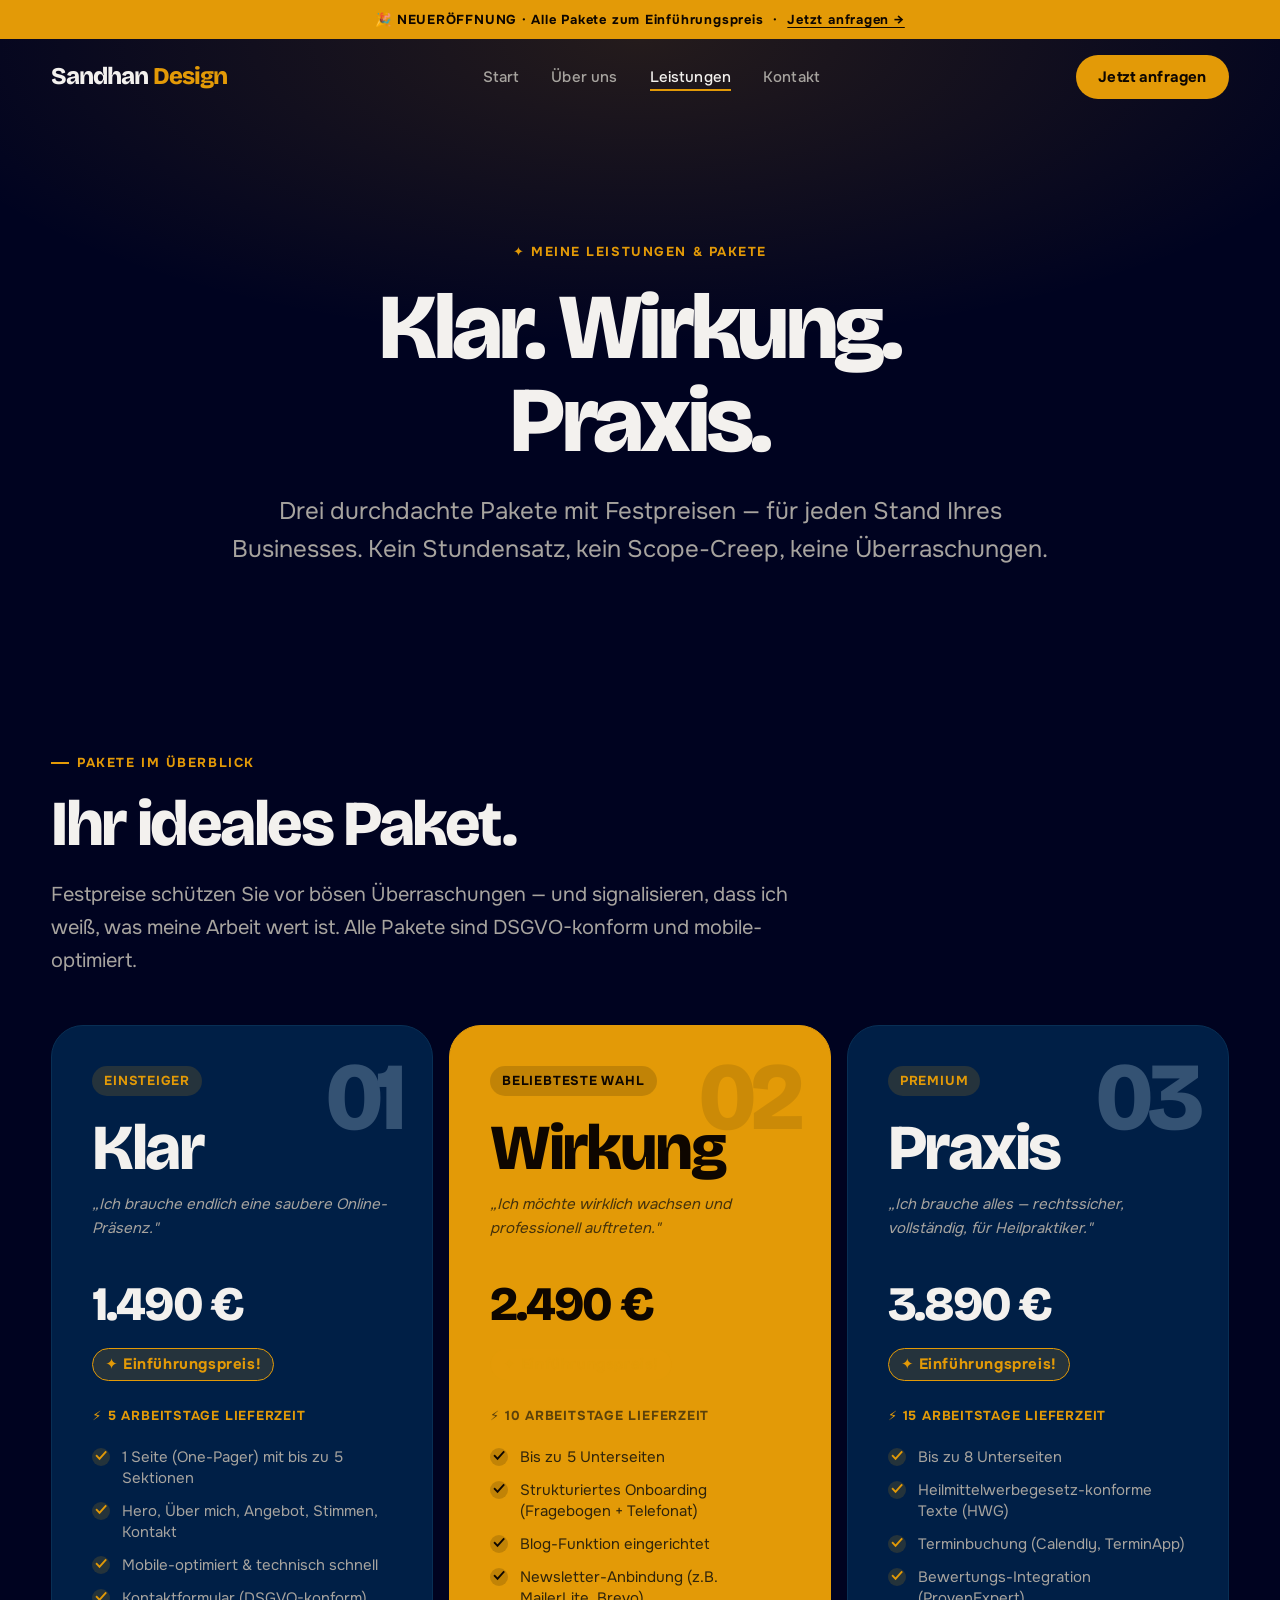
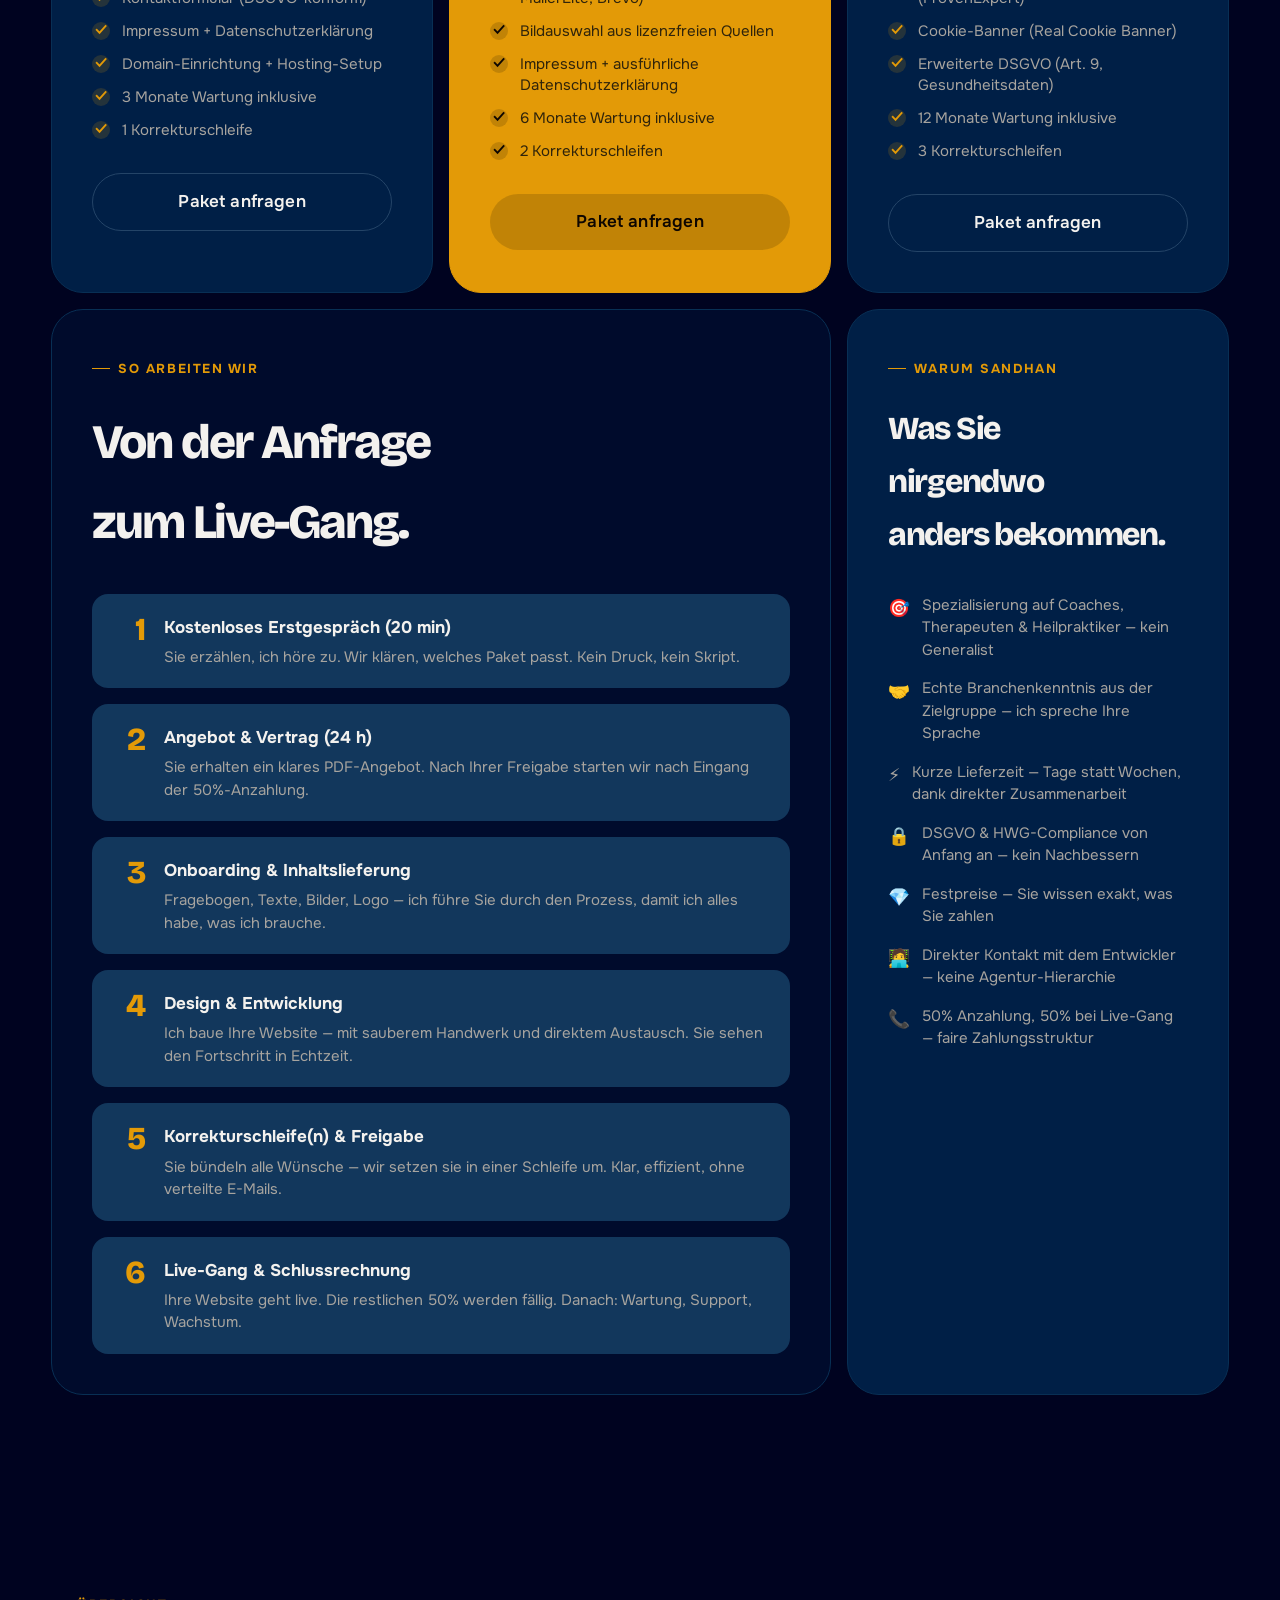
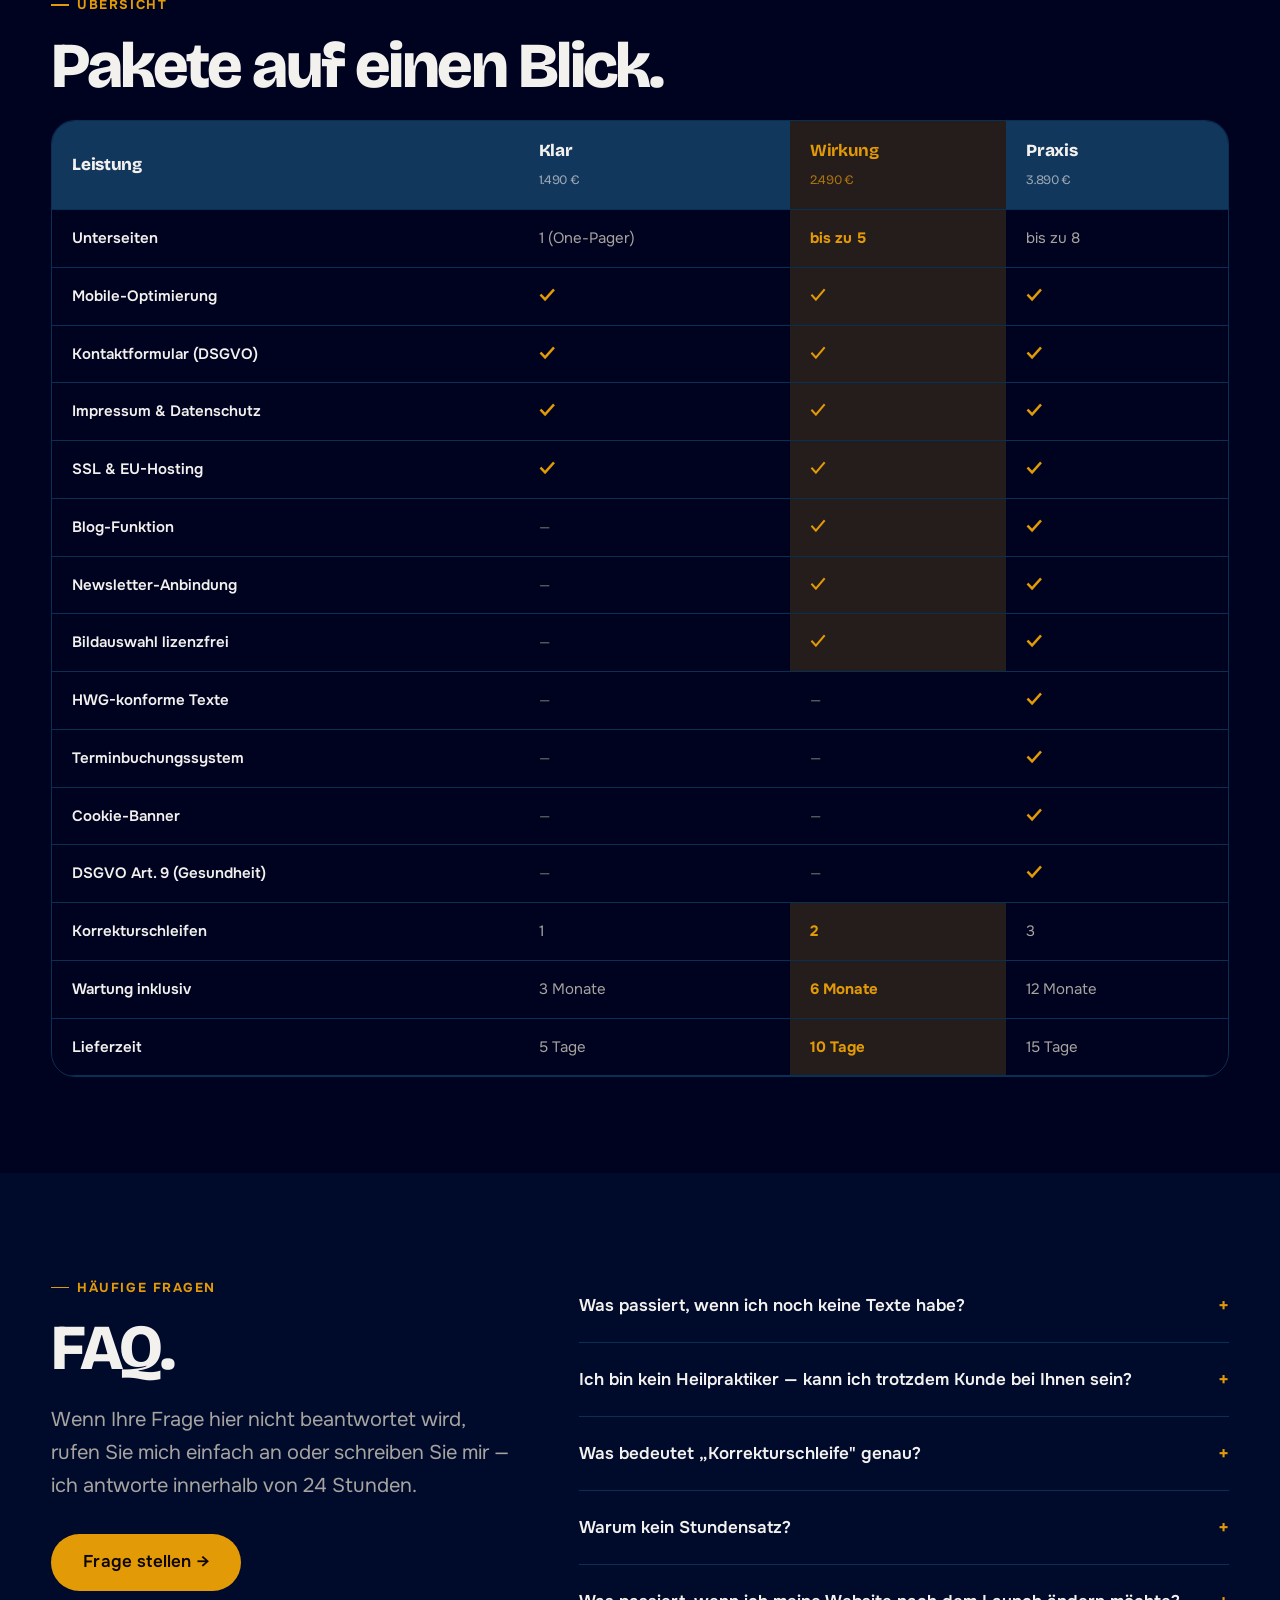
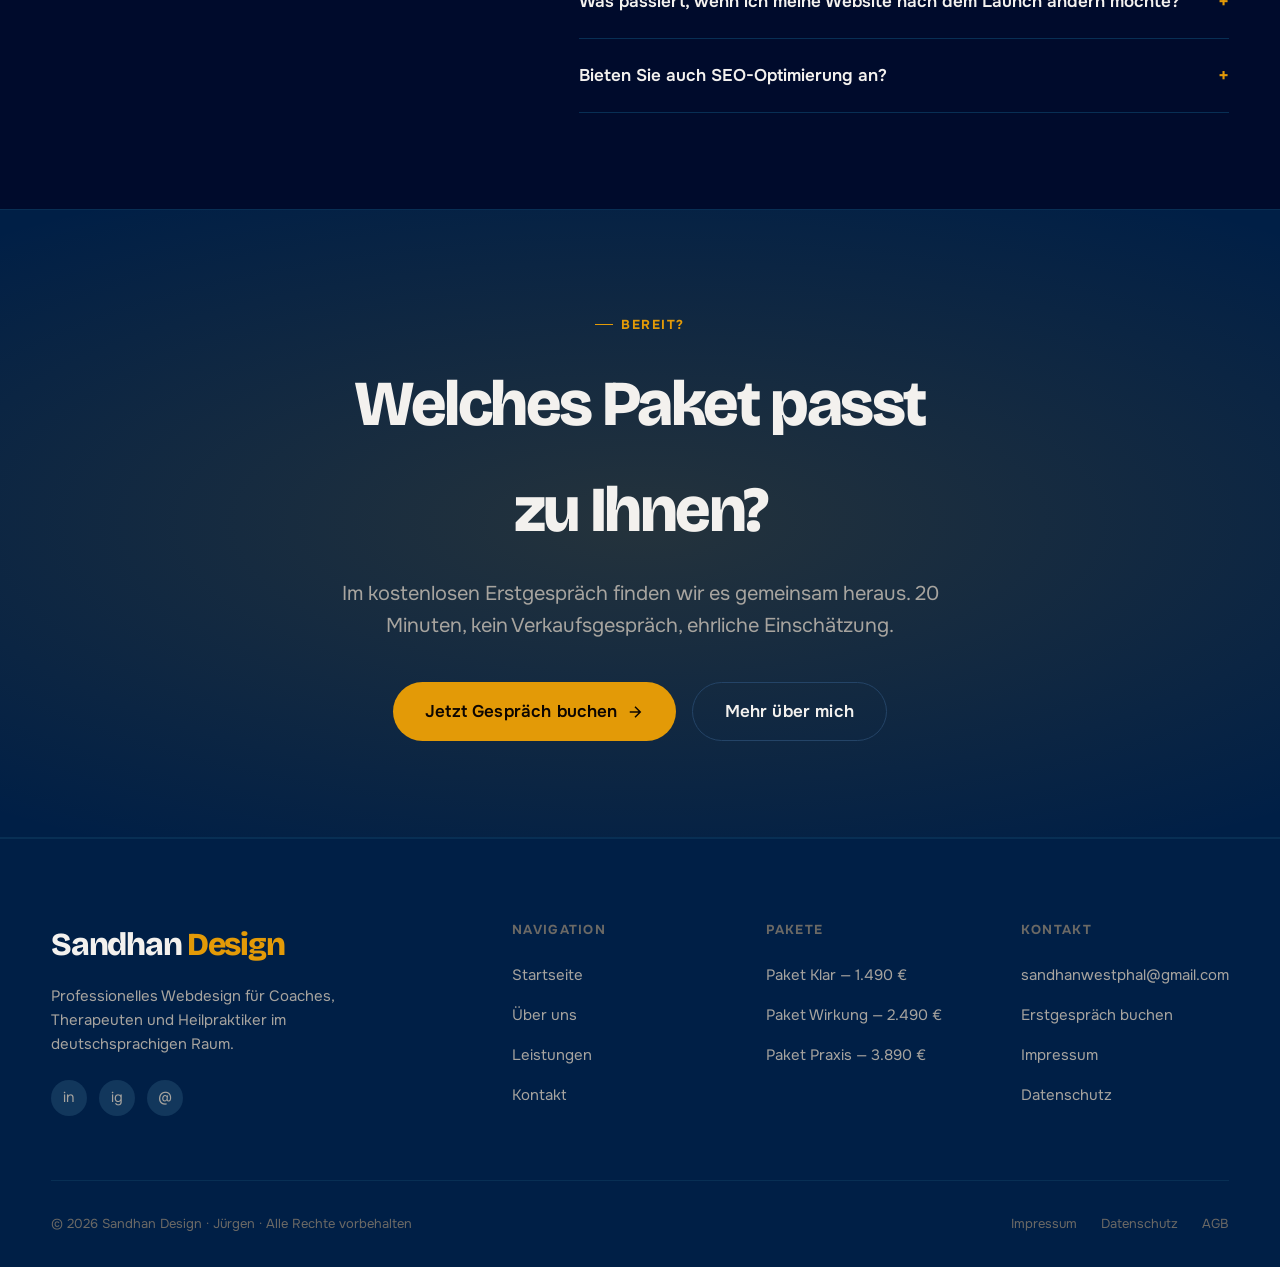
<file: dienstleistungen.html>
<!DOCTYPE html>
<html lang="de">
<head>
  <meta charset="UTF-8" />
  <meta name="viewport" content="width=device-width, initial-scale=1.0" />
  <title>Dienstleistungen – Sandhan Design | Webdesign-Pakete für Coaches & Heilpraktiker</title>
  <meta name="description" content="Drei transparente Webdesign-Pakete für Coaches, Therapeuten und Heilpraktiker: Paket Klar (1.490 €), Paket Wirkung (2.490 €), Paket Praxis (3.890 €). DSGVO-konform, Festpreis, schnell." />
  <meta name="robots" content="index, follow" />
  <link rel="canonical" href="https://sandhan-design.de/dienstleistungen.html" />

  <meta property="og:type" content="website" />
  <meta property="og:title" content="Webdesign-Pakete – Sandhan Design" />
  <meta property="og:description" content="Klar. Wirkung. Praxis. Drei Festpreis-Pakete für Ihren professionellen Webauftritt." />

  <script type="application/ld+json">
  {
    "@context": "https://schema.org",
    "@type": "ItemList",
    "name": "Webdesign-Pakete Sandhan Design",
    "itemListElement": [
      { "@type": "Offer", "name": "Paket Klar", "price": "1490", "priceCurrency": "EUR", "description": "One-Pager Website für Coaches und Therapeuten" },
      { "@type": "Offer", "name": "Paket Wirkung", "price": "2490", "priceCurrency": "EUR", "description": "Vollständige Multi-Page Website mit Blog und Newsletter" },
      { "@type": "Offer", "name": "Paket Praxis", "price": "3890", "priceCurrency": "EUR", "description": "Premium Website für Heilpraktiker mit HWG-konformen Texten" }
    ]
  }
  </script>

  <link rel="stylesheet" href="styles.css" />
  <style>
    /* -------- Services Page Styles -------- */

    /* Full Bento Grid */
    .services-bento {
      display: grid;
      grid-template-columns: repeat(12, 1fr);
      gap: var(--s-4);
    }

    .pkg-card {
      background: var(--c-s1); border: 1px solid var(--c-border-s);
      border-radius: var(--radius-xl); padding: var(--s-10);
      transition: border-color var(--d-base), transform var(--d-slow) var(--ease-expo);
      position: relative; overflow: hidden;
    }
    .pkg-card:hover { border-color: var(--c-border); transform: translateY(-4px); }
    .pkg-card--featured {
      background: var(--c-a); border-color: var(--c-a);
      color: var(--c-a-text);
    }
    .pkg-card--featured:hover { background: var(--c-a2); border-color: var(--c-a2); }

    .pkg-card--klar    { grid-column: span 4; }
    .pkg-card--wirkung { grid-column: span 4; }
    .pkg-card--praxis  { grid-column: span 4; }
    .pkg-card--process { grid-column: span 8; }
    .pkg-card--why     { grid-column: span 4; }
    .pkg-card--full    { grid-column: span 12; }

    .pkg-badge {
      display: inline-flex; align-items: center;
      padding: 0.25rem 0.75rem;
      background: var(--c-a-dim); color: var(--c-a);
      font-size: var(--t-xs); font-weight: 700;
      border-radius: 100px; letter-spacing: 0.06em;
      text-transform: uppercase; margin-bottom: var(--s-5);
    }
    .pkg-card--featured .pkg-badge {
      background: oklch(0.09 0.012 248 / 0.15);
      color: var(--c-a-text);
    }
    .pkg-number {
      font-family: var(--f-display); font-weight: 800;
      font-size: clamp(4rem, 8vw, 6rem); line-height: 1;
      letter-spacing: -0.06em;
      color: var(--c-s3); position: absolute;
      top: var(--s-6); right: var(--s-8);
      user-select: none;
    }
    .pkg-card--featured .pkg-number { color: oklch(0.09 0.012 248 / 0.1); }
    .pkg-name {
      font-family: var(--f-display); font-weight: 800;
      font-size: var(--t-4xl); letter-spacing: -0.04em;
      line-height: 1; margin-bottom: var(--s-3);
    }
    .pkg-tagline {
      font-size: var(--t-sm); color: var(--c-t2); margin-bottom: var(--s-6);
      font-style: italic;
    }
    .pkg-card--featured .pkg-tagline { color: oklch(0.12 0.02 248 / 0.7); }
    .pkg-price {
      font-family: var(--f-display); font-weight: 800;
      font-size: var(--t-3xl); letter-spacing: -0.04em;
      margin-bottom: var(--s-1);
    }
    .pkg-price-note { font-size: var(--t-xs); color: var(--c-t3); margin-bottom: var(--s-6); }
    .pkg-card--featured .pkg-price-note { color: oklch(0.12 0.02 248 / 0.6); }
    .pkg-features { display: flex; flex-direction: column; gap: var(--s-3); margin-bottom: var(--s-8); }
    .pkg-feature {
      display: flex; gap: var(--s-3); align-items: flex-start;
      font-size: var(--t-sm); color: var(--c-t2); line-height: 1.4;
    }
    .pkg-card--featured .pkg-feature { color: oklch(0.12 0.02 248 / 0.8); }
    .pkg-feature-check {
      flex-shrink: 0; width: 18px; height: 18px;
      background: var(--c-a-dim); border-radius: 50%;
      display: flex; align-items: center; justify-content: center;
      color: var(--c-a); font-size: 0.7rem; font-weight: 900;
      margin-top: 0.1rem;
    }
    .pkg-card--featured .pkg-feature-check {
      background: oklch(0.09 0.012 248 / 0.15);
      color: var(--c-a-text);
    }
    .pkg-delivery {
      font-size: var(--t-xs); font-weight: 700;
      letter-spacing: 0.06em; text-transform: uppercase;
      color: var(--c-a); margin-bottom: var(--s-5);
    }
    .pkg-card--featured .pkg-delivery { color: oklch(0.12 0.02 248 / 0.6); }

    /* Process Card */
    .process-steps { display: flex; flex-direction: column; gap: var(--s-4); }
    .process-step {
      display: flex; gap: var(--s-5); align-items: flex-start;
      padding: var(--s-5);
      background: var(--c-s2); border-radius: var(--radius-md);
      transition: background var(--d-fast);
    }
    .process-step:hover { background: var(--c-s3); }
    .process-step__num {
      font-family: var(--f-display); font-weight: 800;
      font-size: var(--t-2xl); letter-spacing: -0.05em;
      color: var(--c-a); line-height: 1; flex-shrink: 0;
      min-width: 2rem; text-align: right;
    }
    .process-step__title { font-weight: 700; font-size: var(--t-base); margin-bottom: var(--s-1); }
    .process-step__desc { font-size: var(--t-sm); color: var(--c-t2); line-height: 1.5; }

    /* Why card */
    .why-items { display: flex; flex-direction: column; gap: var(--s-4); }
    .why-item {
      display: flex; gap: var(--s-3); align-items: flex-start;
      font-size: var(--t-sm); color: var(--c-t2); line-height: 1.5;
    }
    .why-item-icon { font-size: 1.1rem; flex-shrink: 0; margin-top: 0.05rem; }

    /* Comparison table */
    .comparison-table {
      width: 100%; border-collapse: collapse;
      font-size: var(--t-sm);
    }
    .comparison-table th, .comparison-table td {
      padding: var(--s-4) var(--s-5);
      text-align: left;
      border-bottom: 1px solid var(--c-border-s);
    }
    .comparison-table th {
      font-family: var(--f-display); font-weight: 800;
      font-size: var(--t-base); letter-spacing: -0.02em;
      color: var(--c-t1);
      background: var(--c-s2);
    }
    .comparison-table th:first-child { border-radius: var(--radius-sm) 0 0 0; }
    .comparison-table th:last-child { border-radius: 0 var(--radius-sm) 0 0; }
    .comparison-table td { color: var(--c-t2); }
    .comparison-table td:first-child { color: var(--c-t1); font-weight: 600; }
    .comparison-table .check { color: var(--c-a); font-weight: 900; }
    .comparison-table .cross { color: var(--c-t3); }
    .comparison-table tr:hover td { background: var(--c-s1); }
    .comparison-table .featured-col {
      background: var(--c-a-dim);
      color: var(--c-a);
      font-weight: 700;
    }

    /* FAQ */
    .faq-list { display: flex; flex-direction: column; gap: 0; }
    .faq-item {
      border-bottom: 1px solid var(--c-border-s);
    }
    .faq-item__btn {
      width: 100%; display: flex; justify-content: space-between; align-items: center;
      padding: var(--s-6) 0;
      font-size: var(--t-base); font-weight: 600; color: var(--c-t1);
      text-align: left; cursor: pointer;
      transition: color var(--d-fast);
    }
    .faq-item__btn:hover { color: var(--c-a); }
    .faq-item__icon {
      font-size: 1.2rem; color: var(--c-a); flex-shrink: 0;
      transition: transform var(--d-base) var(--ease-expo);
    }
    .faq-item.open .faq-item__icon { transform: rotate(45deg); }
    .faq-item__body {
      max-height: 0; overflow: hidden;
      transition: max-height var(--d-slow) var(--ease-quart);
    }
    .faq-item__body-inner {
      padding-bottom: var(--s-6); font-size: var(--t-sm);
      color: var(--c-t2); line-height: 1.7; max-width: 72ch;
    }

    @media (max-width: 900px) {
      .pkg-card--klar, .pkg-card--wirkung, .pkg-card--praxis { grid-column: span 12; }
      .pkg-card--process { grid-column: span 12; }
      .pkg-card--why { grid-column: span 12; }
    }
  </style>
</head>
<body>

<!-- Eröffnungsbanner -->
<div style="background:var(--c-a); color:var(--c-a-text); text-align:center; padding:0.55rem 1rem; font-size:var(--t-xs); font-weight:700; letter-spacing:0.06em; position:relative; z-index:1001;">
  🎉 NEUERÖFFNUNG · Alle Pakete zum Einführungspreis &nbsp;·&nbsp; <a href="kontakt.html" style="color:var(--c-a-text); text-decoration:underline; text-underline-offset:3px;">Jetzt anfragen →</a>
</div>

<!-- Navigation -->
<nav class="nav" aria-label="Hauptnavigation" style="top:35px;">
  <div class="nav__inner">
    <a href="index.html" class="nav__logo">Sandhan <em>Design</em></a>
    <ul class="nav__links" role="list">
      <li><a href="index.html">Start</a></li>
      <li><a href="ueber-uns.html">Über uns</a></li>
      <li><a href="dienstleistungen.html" class="active">Leistungen</a></li>
      <li><a href="kontakt.html">Kontakt</a></li>
    </ul>
    <a href="kontakt.html" class="btn-nav">Jetzt anfragen</a>
    <button class="nav__hamburger" aria-label="Menü öffnen" aria-expanded="false">
      <span></span><span></span><span></span>
    </button>
  </div>
</nav>

<nav class="nav__mobile-panel" aria-label="Mobile Navigation">
  <a href="index.html">Start</a>
  <a href="ueber-uns.html">Über uns</a>
  <a href="dienstleistungen.html">Leistungen</a>
  <a href="kontakt.html">Kontakt</a>
  <a href="kontakt.html" class="btn-nav-mobile">Jetzt anfragen →</a>
</nav>

<!-- =========================================================
     PAGE HERO
     ========================================================= -->
<header class="page-hero" aria-labelledby="services-page-title">
  <div class="container">
    <div class="page-hero__eyebrow reveal">✦ Meine Leistungen & Pakete</div>
    <h1 class="page-hero__title reveal reveal-delay-1" id="services-page-title">
      Klar. Wirkung.<br/>Praxis.
    </h1>
    <p class="page-hero__sub reveal reveal-delay-2">
      Drei durchdachte Pakete mit Festpreisen — für jeden Stand Ihres Businesses. Kein Stundensatz, kein Scope-Creep, keine Überraschungen.
    </p>
  </div>
</header>

<!-- =========================================================
     PACKAGES BENTO GRID
     ========================================================= -->
<section class="section" aria-labelledby="packages-heading">
  <div class="container">
    <div class="section-label reveal">Pakete im Überblick</div>
    <h2 class="section-title reveal reveal-delay-1" id="packages-heading">Ihr ideales Paket.</h2>
    <p class="section-sub reveal reveal-delay-2" style="margin-bottom: var(--s-12);">
      Festpreise schützen Sie vor bösen Überraschungen — und signalisieren, dass ich weiß, was meine Arbeit wert ist. Alle Pakete sind DSGVO-konform und mobile-optimiert.
    </p>

    <div class="services-bento">

      <!-- Paket Klar -->
      <div class="pkg-card pkg-card--klar reveal" id="klar">
        <div class="pkg-number" aria-hidden="true">01</div>
        <div class="pkg-badge">Einsteiger</div>
        <h3 class="pkg-name">Klar</h3>
        <p class="pkg-tagline">„Ich brauche endlich eine saubere Online-Präsenz."</p>
        <div class="pkg-price">1.490 €</div>
        <div class="pkg-price-note" style="display:inline-block;background:var(--c-a-dim);color:var(--c-a);border:1px solid var(--c-a);border-radius:100px;padding:0.2em 0.8em;font-weight:700;font-size:var(--t-sm);letter-spacing:0.04em;">✦ Einführungspreis!</div>
        <div class="pkg-delivery">⚡ 5 Arbeitstage Lieferzeit</div>
        <div class="pkg-features">
          <div class="pkg-feature"><span class="pkg-feature-check">✓</span><span>1 Seite (One-Pager) mit bis zu 5 Sektionen</span></div>
          <div class="pkg-feature"><span class="pkg-feature-check">✓</span><span>Hero, Über mich, Angebot, Stimmen, Kontakt</span></div>
          <div class="pkg-feature"><span class="pkg-feature-check">✓</span><span>Mobile-optimiert & technisch schnell</span></div>
          <div class="pkg-feature"><span class="pkg-feature-check">✓</span><span>Kontaktformular (DSGVO-konform)</span></div>
          <div class="pkg-feature"><span class="pkg-feature-check">✓</span><span>Impressum + Datenschutzerklärung</span></div>
          <div class="pkg-feature"><span class="pkg-feature-check">✓</span><span>Domain-Einrichtung + Hosting-Setup</span></div>
          <div class="pkg-feature"><span class="pkg-feature-check">✓</span><span>3 Monate Wartung inklusive</span></div>
          <div class="pkg-feature"><span class="pkg-feature-check">✓</span><span>1 Korrekturschleife</span></div>
        </div>
        <a href="kontakt.html" class="btn btn--secondary" style="width:100%; justify-content:center;">Paket anfragen</a>
      </div>

      <!-- Paket Wirkung (Featured) -->
      <div class="pkg-card pkg-card--wirkung pkg-card--featured reveal reveal-delay-1" id="wirkung">
        <div class="pkg-number" aria-hidden="true">02</div>
        <div class="pkg-badge">Beliebteste Wahl</div>
        <h3 class="pkg-name">Wirkung</h3>
        <p class="pkg-tagline">„Ich möchte wirklich wachsen und professionell auftreten."</p>
        <div class="pkg-price">2.490 €</div>
        <div class="pkg-price-note" style="display:inline-block;background:var(--c-a-dim);color:var(--c-a);border:1px solid var(--c-a);border-radius:100px;padding:0.2em 0.8em;font-weight:700;font-size:var(--t-sm);letter-spacing:0.04em;">✦ Einführungspreis!</div>
        <div class="pkg-delivery">⚡ 10 Arbeitstage Lieferzeit</div>
        <div class="pkg-features">
          <div class="pkg-feature"><span class="pkg-feature-check">✓</span><span>Bis zu 5 Unterseiten</span></div>
          <div class="pkg-feature"><span class="pkg-feature-check">✓</span><span>Strukturiertes Onboarding (Fragebogen + Telefonat)</span></div>
          <div class="pkg-feature"><span class="pkg-feature-check">✓</span><span>Blog-Funktion eingerichtet</span></div>
          <div class="pkg-feature"><span class="pkg-feature-check">✓</span><span>Newsletter-Anbindung (z.B. MailerLite, Brevo)</span></div>
          <div class="pkg-feature"><span class="pkg-feature-check">✓</span><span>Bildauswahl aus lizenzfreien Quellen</span></div>
          <div class="pkg-feature"><span class="pkg-feature-check">✓</span><span>Impressum + ausführliche Datenschutzerklärung</span></div>
          <div class="pkg-feature"><span class="pkg-feature-check">✓</span><span>6 Monate Wartung inklusive</span></div>
          <div class="pkg-feature"><span class="pkg-feature-check">✓</span><span>2 Korrekturschleifen</span></div>
        </div>
        <a href="kontakt.html" class="btn btn--ghost" style="width:100%; justify-content:center; background: oklch(0.09 0.012 248 / 0.15); color: var(--c-a-text);">Paket anfragen</a>
      </div>

      <!-- Paket Praxis -->
      <div class="pkg-card pkg-card--praxis reveal reveal-delay-2" id="praxis">
        <div class="pkg-number" aria-hidden="true">03</div>
        <div class="pkg-badge">Premium</div>
        <h3 class="pkg-name">Praxis</h3>
        <p class="pkg-tagline">„Ich brauche alles — rechtssicher, vollständig, für Heilpraktiker."</p>
        <div class="pkg-price">3.890 €</div>
        <div class="pkg-price-note" style="display:inline-block;background:var(--c-a-dim);color:var(--c-a);border:1px solid var(--c-a);border-radius:100px;padding:0.2em 0.8em;font-weight:700;font-size:var(--t-sm);letter-spacing:0.04em;">✦ Einführungspreis!</div>
        <div class="pkg-delivery">⚡ 15 Arbeitstage Lieferzeit</div>
        <div class="pkg-features">
          <div class="pkg-feature"><span class="pkg-feature-check">✓</span><span>Bis zu 8 Unterseiten</span></div>
          <div class="pkg-feature"><span class="pkg-feature-check">✓</span><span>Heilmittelwerbegesetz-konforme Texte (HWG)</span></div>
          <div class="pkg-feature"><span class="pkg-feature-check">✓</span><span>Terminbuchung (Calendly, TerminApp)</span></div>
          <div class="pkg-feature"><span class="pkg-feature-check">✓</span><span>Bewertungs-Integration (ProvenExpert)</span></div>
          <div class="pkg-feature"><span class="pkg-feature-check">✓</span><span>Cookie-Banner (Real Cookie Banner)</span></div>
          <div class="pkg-feature"><span class="pkg-feature-check">✓</span><span>Erweiterte DSGVO (Art. 9, Gesundheitsdaten)</span></div>
          <div class="pkg-feature"><span class="pkg-feature-check">✓</span><span>12 Monate Wartung inklusive</span></div>
          <div class="pkg-feature"><span class="pkg-feature-check">✓</span><span>3 Korrekturschleifen</span></div>
        </div>
        <a href="kontakt.html" class="btn btn--secondary" style="width:100%; justify-content:center;">Paket anfragen</a>
      </div>

      <!-- Process Card -->
      <div class="pkg-card pkg-card--process reveal reveal-delay-1" style="background: var(--c-bg-alt);">
        <div class="section-label" style="margin-bottom: var(--s-6);">So arbeiten wir</div>
        <h3 style="font-family:var(--f-display); font-size:var(--t-3xl); font-weight:800; letter-spacing:-0.04em; margin-bottom: var(--s-8);">Von der Anfrage<br/>zum Live-Gang.</h3>
        <div class="process-steps">
          <div class="process-step">
            <div class="process-step__num">1</div>
            <div>
              <div class="process-step__title">Kostenloses Erstgespräch (20 min)</div>
              <div class="process-step__desc">Sie erzählen, ich höre zu. Wir klären, welches Paket passt. Kein Druck, kein Skript.</div>
            </div>
          </div>
          <div class="process-step">
            <div class="process-step__num">2</div>
            <div>
              <div class="process-step__title">Angebot & Vertrag (24 h)</div>
              <div class="process-step__desc">Sie erhalten ein klares PDF-Angebot. Nach Ihrer Freigabe starten wir nach Eingang der 50%-Anzahlung.</div>
            </div>
          </div>
          <div class="process-step">
            <div class="process-step__num">3</div>
            <div>
              <div class="process-step__title">Onboarding & Inhaltslieferung</div>
              <div class="process-step__desc">Fragebogen, Texte, Bilder, Logo — ich führe Sie durch den Prozess, damit ich alles habe, was ich brauche.</div>
            </div>
          </div>
          <div class="process-step">
            <div class="process-step__num">4</div>
            <div>
              <div class="process-step__title">Design & Entwicklung</div>
              <div class="process-step__desc">Ich baue Ihre Website — mit sauberem Handwerk und direktem Austausch. Sie sehen den Fortschritt in Echtzeit.</div>
            </div>
          </div>
          <div class="process-step">
            <div class="process-step__num">5</div>
            <div>
              <div class="process-step__title">Korrekturschleife(n) & Freigabe</div>
              <div class="process-step__desc">Sie bündeln alle Wünsche — wir setzen sie in einer Schleife um. Klar, effizient, ohne verteilte E-Mails.</div>
            </div>
          </div>
          <div class="process-step">
            <div class="process-step__num">6</div>
            <div>
              <div class="process-step__title">Live-Gang & Schlussrechnung</div>
              <div class="process-step__desc">Ihre Website geht live. Die restlichen 50% werden fällig. Danach: Wartung, Support, Wachstum.</div>
            </div>
          </div>
        </div>
      </div>

      <!-- Why Sandhan Card -->
      <div class="pkg-card pkg-card--why reveal reveal-delay-2">
        <div class="section-label" style="margin-bottom:var(--s-6);">Warum Sandhan</div>
        <h3 style="font-family:var(--f-display); font-size:var(--t-2xl); font-weight:800; letter-spacing:-0.04em; margin-bottom:var(--s-8);">Was Sie<br/>nirgendwo<br/>anders bekommen.</h3>
        <div class="why-items">
          <div class="why-item">
            <span class="why-item-icon">🎯</span>
            <span>Spezialisierung auf Coaches, Therapeuten & Heilpraktiker — kein Generalist</span>
          </div>
          <div class="why-item">
            <span class="why-item-icon">🤝</span>
            <span>Echte Branchenkenntnis aus der Zielgruppe — ich spreche Ihre Sprache</span>
          </div>
          <div class="why-item">
            <span class="why-item-icon">⚡</span>
            <span>Kurze Lieferzeit — Tage statt Wochen, dank direkter Zusammenarbeit</span>
          </div>
          <div class="why-item">
            <span class="why-item-icon">🔒</span>
            <span>DSGVO & HWG-Compliance von Anfang an — kein Nachbessern</span>
          </div>
          <div class="why-item">
            <span class="why-item-icon">💎</span>
            <span>Festpreise — Sie wissen exakt, was Sie zahlen</span>
          </div>
          <div class="why-item">
            <span class="why-item-icon">🧑‍💻</span>
            <span>Direkter Kontakt mit dem Entwickler — keine Agentur-Hierarchie</span>
          </div>
          <div class="why-item">
            <span class="why-item-icon">📞</span>
            <span>50% Anzahlung, 50% bei Live-Gang — faire Zahlungsstruktur</span>
          </div>
        </div>
      </div>

    </div>
  </div>
</section>

<!-- =========================================================
     VERGLEICHSTABELLE
     ========================================================= -->
<section class="section" aria-labelledby="compare-heading">
  <div class="container">
    <div class="section-label reveal">Übersicht</div>
    <h2 class="section-title reveal reveal-delay-1" id="compare-heading">Pakete auf einen Blick.</h2>
    <div class="reveal reveal-delay-2" style="overflow-x:auto; border-radius: var(--radius-lg); border: 1px solid var(--c-border-s);">
      <table class="comparison-table">
        <thead>
          <tr>
            <th>Leistung</th>
            <th>Klar<br/><small style="font-size:var(--t-xs); opacity:0.6; font-weight:400;">1.490 €</small></th>
            <th class="featured-col">Wirkung<br/><small style="font-size:var(--t-xs); opacity:0.7; font-weight:400;">2.490 €</small></th>
            <th>Praxis<br/><small style="font-size:var(--t-xs); opacity:0.6; font-weight:400;">3.890 €</small></th>
          </tr>
        </thead>
        <tbody>
          <tr><td>Unterseiten</td><td>1 (One-Pager)</td><td class="featured-col">bis zu 5</td><td>bis zu 8</td></tr>
          <tr><td>Mobile-Optimierung</td><td class="check">✓</td><td class="featured-col check">✓</td><td class="check">✓</td></tr>
          <tr><td>Kontaktformular (DSGVO)</td><td class="check">✓</td><td class="featured-col check">✓</td><td class="check">✓</td></tr>
          <tr><td>Impressum & Datenschutz</td><td class="check">✓</td><td class="featured-col check">✓</td><td class="check">✓</td></tr>
          <tr><td>SSL & EU-Hosting</td><td class="check">✓</td><td class="featured-col check">✓</td><td class="check">✓</td></tr>
          <tr><td>Blog-Funktion</td><td class="cross">—</td><td class="featured-col check">✓</td><td class="check">✓</td></tr>
          <tr><td>Newsletter-Anbindung</td><td class="cross">—</td><td class="featured-col check">✓</td><td class="check">✓</td></tr>
          <tr><td>Bildauswahl lizenzfrei</td><td class="cross">—</td><td class="featured-col check">✓</td><td class="check">✓</td></tr>
          <tr><td>HWG-konforme Texte</td><td class="cross">—</td><td class="cross">—</td><td class="check">✓</td></tr>
          <tr><td>Terminbuchungssystem</td><td class="cross">—</td><td class="cross">—</td><td class="check">✓</td></tr>
          <tr><td>Cookie-Banner</td><td class="cross">—</td><td class="cross">—</td><td class="check">✓</td></tr>
          <tr><td>DSGVO Art. 9 (Gesundheit)</td><td class="cross">—</td><td class="cross">—</td><td class="check">✓</td></tr>
          <tr><td>Korrekturschleifen</td><td>1</td><td class="featured-col">2</td><td>3</td></tr>
          <tr><td>Wartung inklusiv</td><td>3 Monate</td><td class="featured-col">6 Monate</td><td>12 Monate</td></tr>
          <tr><td>Lieferzeit</td><td>5 Tage</td><td class="featured-col">10 Tage</td><td>15 Tage</td></tr>
        </tbody>
      </table>
    </div>
  </div>
</section>

<!-- =========================================================
     FAQ
     ========================================================= -->
<section class="section section--alt" aria-labelledby="faq-heading">
  <div class="container">
    <div style="display:grid; grid-template-columns: 5fr 7fr; gap:var(--s-16); align-items:start;">
      <div>
        <div class="section-label reveal">Häufige Fragen</div>
        <h2 class="section-title reveal reveal-delay-1" id="faq-heading">FAQ.</h2>
        <p class="section-sub reveal reveal-delay-2">Wenn Ihre Frage hier nicht beantwortet wird, rufen Sie mich einfach an oder schreiben Sie mir — ich antworte innerhalb von 24 Stunden.</p>
        <div style="margin-top:var(--s-8);" class="reveal reveal-delay-3">
          <a href="kontakt.html" class="btn btn--primary">Frage stellen →</a>
        </div>
      </div>
      <div class="faq-list reveal reveal-delay-2">
        <div class="faq-item">
          <button class="faq-item__btn">
            Was passiert, wenn ich noch keine Texte habe?
            <span class="faq-item__icon">+</span>
          </button>
          <div class="faq-item__body">
            <div class="faq-item__body-inner">Ab Paket Wirkung führen wir ein strukturiertes Onboarding durch — Sie erhalten einen Fragebogen und ein Telefongespräch, das mir hilft, Ihre Kernbotschaft zu verstehen. Für Paket Klar empfehle ich, Ihre Texte vorab in einem Word-Dokument vorzubereiten. Ich kann Sie dabei anleiten.</div>
          </div>
        </div>
        <div class="faq-item">
          <button class="faq-item__btn">
            Ich bin kein Heilpraktiker — kann ich trotzdem Kunde bei Ihnen sein?
            <span class="faq-item__icon">+</span>
          </button>
          <div class="faq-item__body">
            <div class="faq-item__body-inner">Ja, absolut. Meine Kernzielgruppe sind Coaches, Therapeuten, Heilpraktiker, Yogalehrer, Ernährungsberater und ähnliche Berufsfelder. Wenn Ihre Tätigkeit in den Bereich Gesundheit, Persönlichkeitsentwicklung oder Beratung fällt, passen wir wahrscheinlich gut zusammen.</div>
          </div>
        </div>
        <div class="faq-item">
          <button class="faq-item__btn">
            Was bedeutet „Korrekturschleife" genau?
            <span class="faq-item__icon">+</span>
          </button>
          <div class="faq-item__body">
            <div class="faq-item__body-inner">Eine Korrekturschleife bedeutet: Sie sammeln alle Änderungswünsche an einem Stichtag — und ich setze sie dann gesammelt um. Nicht einzelne E-Mails über Wochen hinweg. Das schützt uns beide vor endlosem Hin und Her und hält den Zeitplan ein.</div>
          </div>
        </div>
        <div class="faq-item">
          <button class="faq-item__btn">
            Warum kein Stundensatz?
            <span class="faq-item__icon">+</span>
          </button>
          <div class="faq-item__body">
            <div class="faq-item__body-inner">Festpreise sind Schutz für Sie: Sie wissen vom ersten Tag an, was Sie zahlen. Kein Stundensatz bedeutet kein Risiko, dass das Projekt „plötzlich teurer wird". Es bedeutet außerdem, dass ich effizienter arbeite — mein Werkzeug ist meine Methode, nicht die Uhr.</div>
          </div>
        </div>
        <div class="faq-item">
          <button class="faq-item__btn">
            Was passiert, wenn ich meine Website nach dem Launch ändern möchte?
            <span class="faq-item__icon">+</span>
          </button>
          <div class="faq-item__body">
            <div class="faq-item__body-inner">Für kleine Änderungen ist das Wartungs-Abo da. Größere Anpassungen (neue Sektionen, neue Unterseiten) können als separates Projekt beauftragt werden — zum Festpreis, schriftlich vereinbart, bevor ich anfange.</div>
          </div>
        </div>
        <div class="faq-item">
          <button class="faq-item__btn">
            Bieten Sie auch SEO-Optimierung an?
            <span class="faq-item__icon">+</span>
          </button>
          <div class="faq-item__body">
            <div class="faq-item__body-inner">Jede Website wird technisch SEO-freundlich gebaut: schnelle Ladezeiten, saubare Meta-Tags, strukturierte Daten, mobiloptimiert. Was ich nicht tue: SEO-Versprechen machen. Niemand kann garantieren, dass Sie „auf Seite 1" landen. Das wäre unehrlich — und das ist nicht mein Stil.</div>
          </div>
        </div>
      </div>
    </div>
  </div>
</section>

<!-- CTA Banner -->
<section class="cta-banner" aria-labelledby="cta-services-heading">
  <div class="container">
    <div class="section-label reveal" style="justify-content:center;">Bereit?</div>
    <h2 class="cta-banner__title reveal reveal-delay-1" id="cta-services-heading">
      Welches Paket passt<br/>zu Ihnen?
    </h2>
    <p class="cta-banner__sub reveal reveal-delay-2">
      Im kostenlosen Erstgespräch finden wir es gemeinsam heraus. 20 Minuten, kein Verkaufsgespräch, ehrliche Einschätzung.
    </p>
    <div class="cta-banner__actions reveal reveal-delay-3">
      <a href="kontakt.html" class="btn btn--primary">
        Jetzt Gespräch buchen
        <svg viewBox="0 0 24 24" fill="none" stroke="currentColor" stroke-width="2" width="18" height="18"><path d="M5 12h14M12 5l7 7-7 7"/></svg>
      </a>
      <a href="ueber-uns.html" class="btn btn--secondary">Mehr über mich</a>
    </div>
  </div>
</section>

<!-- Footer -->
<footer class="footer">
  <div class="container">
    <div class="footer__grid">
      <div>
        <div class="footer__logo">Sandhan <em>Design</em></div>
        <p class="footer__tagline">Professionelles Webdesign für Coaches, Therapeuten und Heilpraktiker im deutschsprachigen Raum.</p>
        <div class="footer__socials">
          <a href="#" aria-label="LinkedIn">in</a>
          <a href="#" aria-label="Instagram">ig</a>
          <a href="mailto:sandhanwestphal@gmail.com" aria-label="E-Mail">@</a>
        </div>
      </div>
      <div>
        <div class="footer__col-title">Navigation</div>
        <ul class="footer__links">
          <li><a href="index.html">Startseite</a></li>
          <li><a href="ueber-uns.html">Über uns</a></li>
          <li><a href="dienstleistungen.html">Leistungen</a></li>
          <li><a href="kontakt.html">Kontakt</a></li>
        </ul>
      </div>
      <div>
        <div class="footer__col-title">Pakete</div>
        <ul class="footer__links">
          <li><a href="#klar">Paket Klar — 1.490 €</a></li>
          <li><a href="#wirkung">Paket Wirkung — 2.490 €</a></li>
          <li><a href="#praxis">Paket Praxis — 3.890 €</a></li>
        </ul>
      </div>
      <div>
        <div class="footer__col-title">Kontakt</div>
        <ul class="footer__links">
          <li><a href="mailto:sandhanwestphal@gmail.com">sandhanwestphal@gmail.com</a></li>
          <li><a href="kontakt.html">Erstgespräch buchen</a></li>
          <li><a href="#">Impressum</a></li>
          <li><a href="#">Datenschutz</a></li>
        </ul>
      </div>
    </div>
    <div class="footer__bottom">
      <p class="footer__copy">© 2026 Sandhan Design · Jürgen · Alle Rechte vorbehalten</p>
      <nav class="footer__legal">
        <a href="#">Impressum</a>
        <a href="#">Datenschutz</a>
        <a href="#">AGB</a>
      </nav>
    </div>
  </div>
</footer>

<script src="main.js" defer></script>
</body>
</html>
</file>
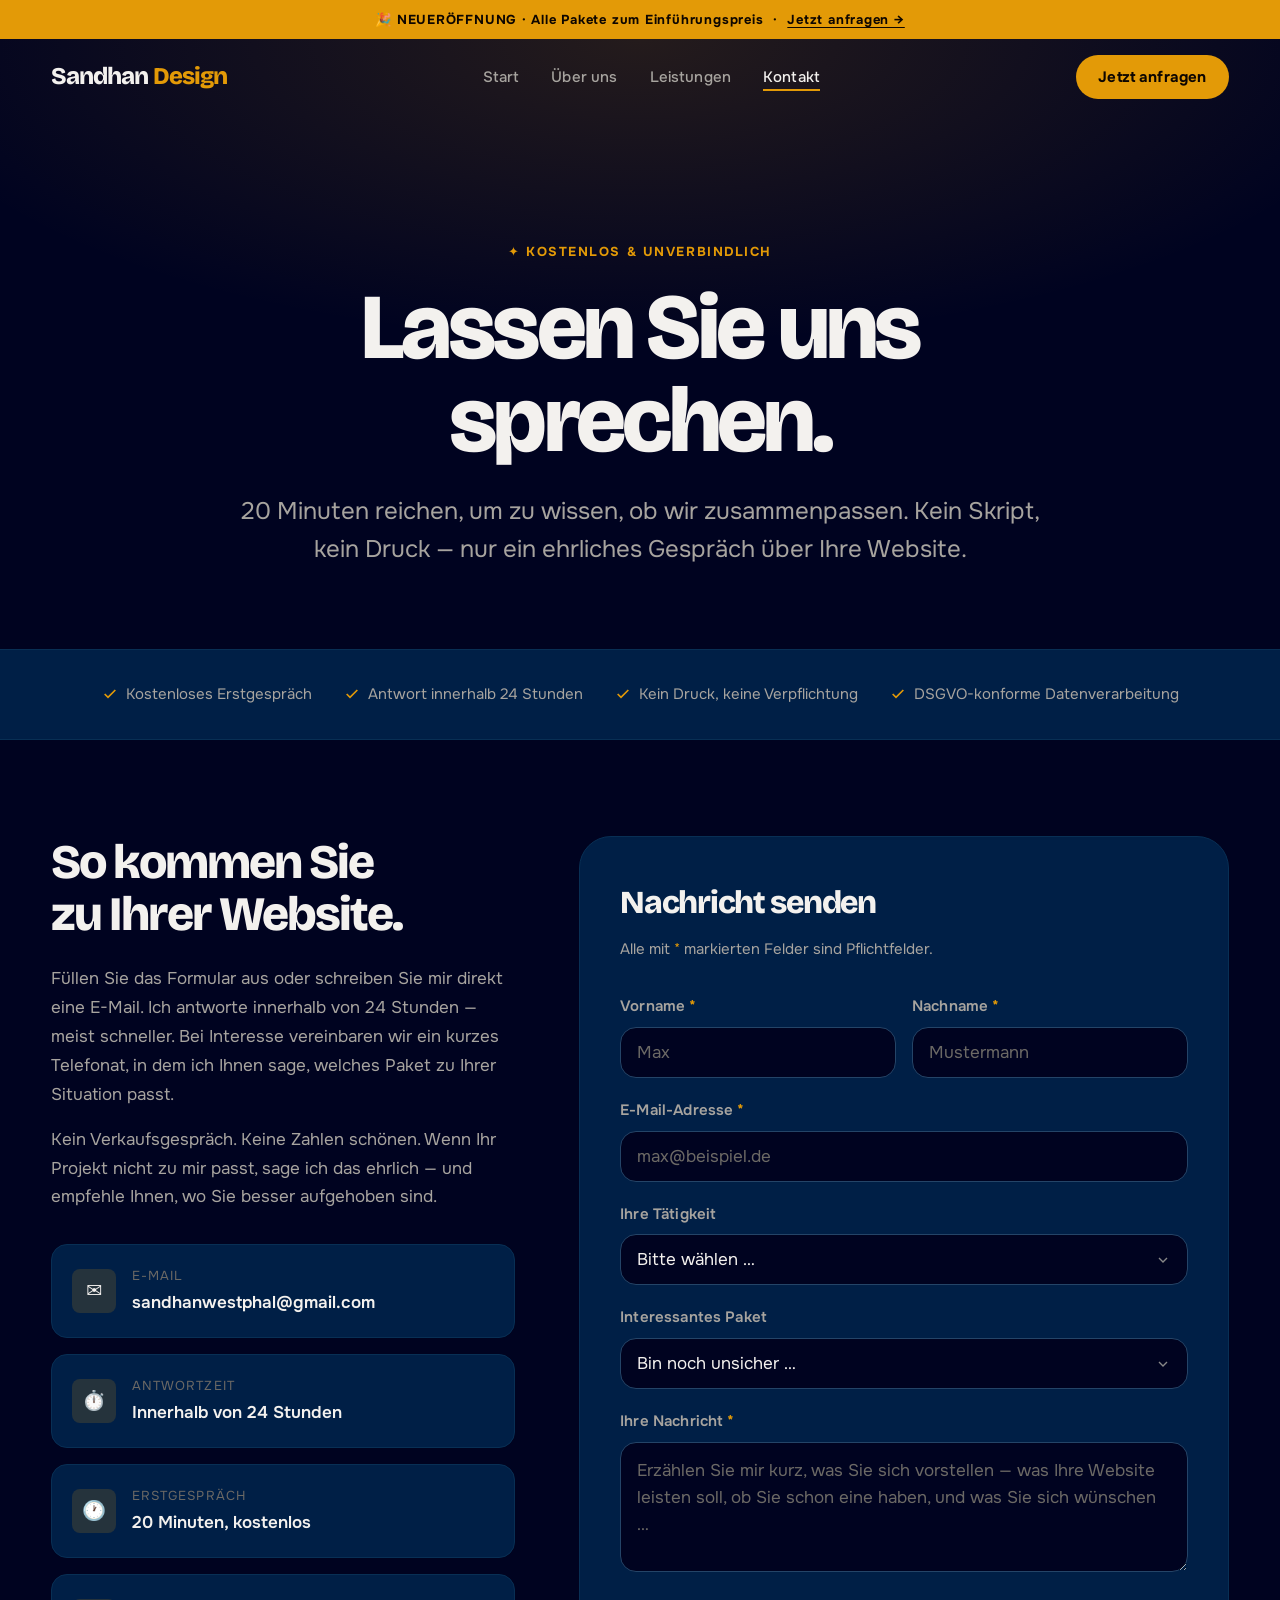
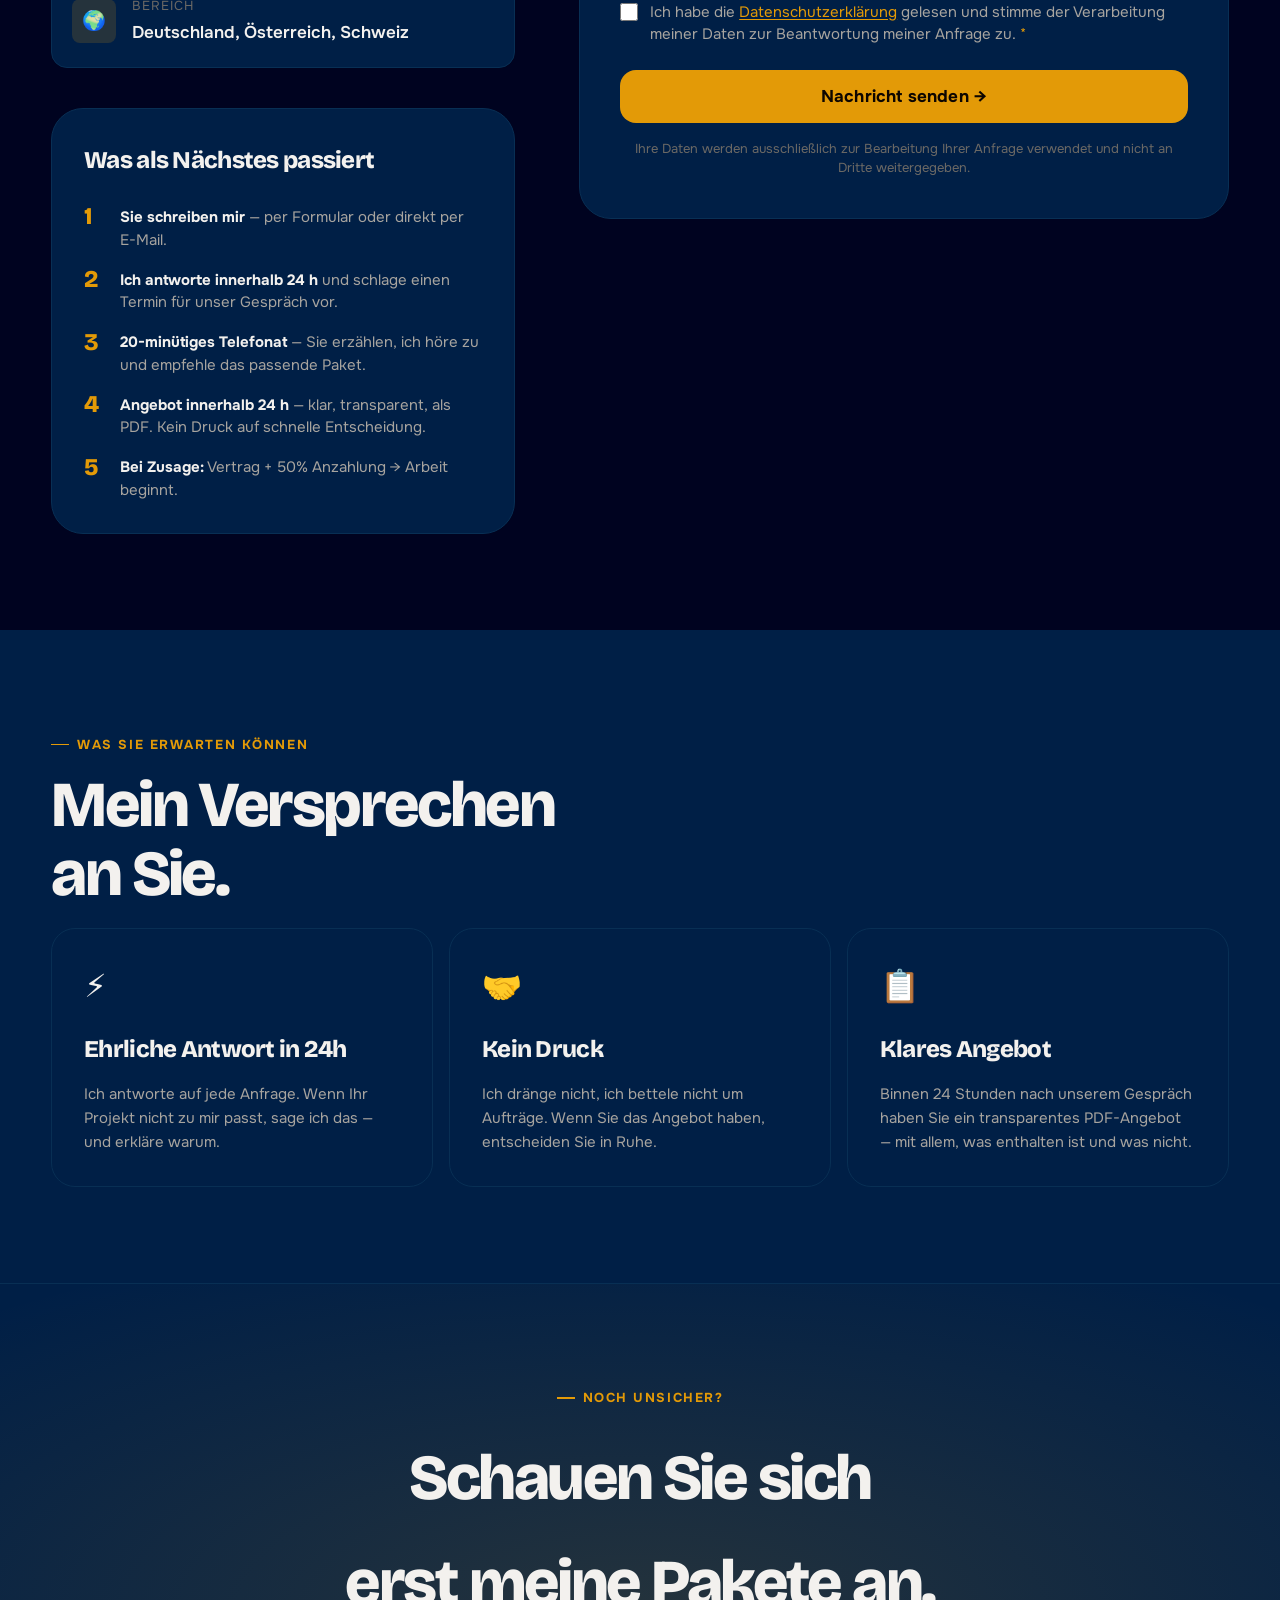
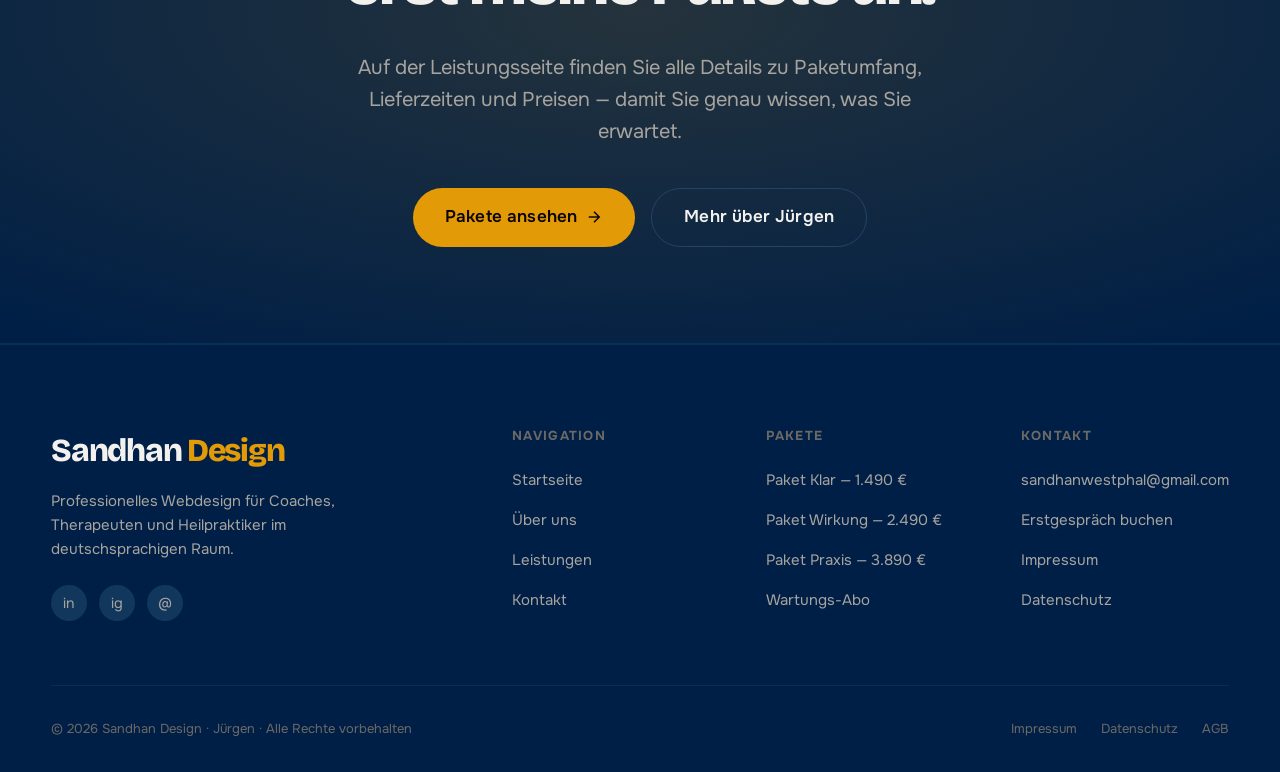
<file: kontakt.html>
<!DOCTYPE html>
<html lang="de">
<head>
  <meta charset="UTF-8" />
  <meta name="viewport" content="width=device-width, initial-scale=1.0" />
  <title>Kontakt – Sandhan Design | Kostenloses Erstgespräch buchen</title>
  <meta name="description" content="Kostenloses 20-minütiges Erstgespräch mit Jürgen von Sandhan Design. Webdesign für Coaches, Therapeuten und Heilpraktiker. Schreiben Sie uns oder rufen Sie an." />
  <meta name="robots" content="index, follow" />
  <link rel="canonical" href="https://sandhan-design.de/kontakt.html" />

  <meta property="og:type" content="website" />
  <meta property="og:title" content="Kontakt – Sandhan Design" />
  <meta property="og:description" content="Buchen Sie Ihr kostenloses Erstgespräch. 20 Minuten, kein Druck, ehrliche Beratung." />

  <script type="application/ld+json">
  {
    "@context": "https://schema.org",
    "@type": "ContactPage",
    "name": "Kontakt – Sandhan Design",
    "url": "https://sandhan-design.de/kontakt.html",
    "mainEntity": {
      "@type": "LocalBusiness",
      "name": "Sandhan Design",
      "email": "sandhanwestphal@gmail.com",
      "url": "https://sandhan-design.de",
      "contactType": "customer service"
    }
  }
  </script>

  <link rel="stylesheet" href="styles.css" />
  <style>
    /* -------- Contact Page Styles -------- */
    .contact-grid {
      display: grid; grid-template-columns: 5fr 7fr;
      gap: var(--s-16); align-items: start;
    }

    .contact-info {}
    .contact-info__title {
      font-family: var(--f-display); font-weight: 800;
      font-size: var(--t-3xl); letter-spacing: -0.04em;
      margin-bottom: var(--s-6); line-height: 1.1;
    }
    .contact-info__body {
      font-size: var(--t-base); color: var(--c-t2);
      line-height: 1.7; margin-bottom: var(--s-8);
    }
    .contact-info__body p + p { margin-top: var(--s-4); }

    .contact-items { display: flex; flex-direction: column; gap: var(--s-4); margin-bottom: var(--s-10); }
    .contact-item {
      display: flex; gap: var(--s-4); align-items: center;
      padding: var(--s-5);
      background: var(--c-s1); border: 1px solid var(--c-border-s);
      border-radius: var(--radius-md);
      transition: border-color var(--d-base), transform var(--d-fast) var(--ease-expo);
    }
    .contact-item:hover { border-color: var(--c-border); transform: translateX(4px); }
    .contact-item__icon {
      width: 44px; height: 44px; flex-shrink: 0;
      background: var(--c-a-dim); border-radius: var(--radius-sm);
      display: flex; align-items: center; justify-content: center;
      font-size: 1.2rem;
    }
    .contact-item__label { font-size: var(--t-xs); color: var(--c-t3); text-transform: uppercase; letter-spacing: 0.08em; margin-bottom: 0.15rem; }
    .contact-item__value { font-size: var(--t-base); font-weight: 600; color: var(--c-t1); }
    .contact-item__value a { transition: color var(--d-fast); }
    .contact-item__value a:hover { color: var(--c-a); }

    /* Process mini */
    .contact-process {
      background: var(--c-s1); border: 1px solid var(--c-border-s);
      border-radius: var(--radius-xl); padding: var(--s-8);
    }
    .contact-process__title {
      font-family: var(--f-display); font-weight: 800;
      font-size: var(--t-xl); letter-spacing: -0.03em;
      margin-bottom: var(--s-6);
    }
    .contact-process__steps { display: flex; flex-direction: column; gap: var(--s-4); }
    .contact-process__step {
      display: flex; gap: var(--s-3); align-items: flex-start;
    }
    .contact-process__num {
      font-family: var(--f-display); font-weight: 800;
      font-size: var(--t-xl); color: var(--c-a);
      line-height: 1; flex-shrink: 0; min-width: 1.5rem;
    }
    .contact-process__text { font-size: var(--t-sm); color: var(--c-t2); line-height: 1.5; padding-top: 0.1rem; }
    .contact-process__text strong { color: var(--c-t1); }

    /* Form */
    .contact-form-card {
      background: var(--c-s1); border: 1px solid var(--c-border-s);
      border-radius: var(--radius-xl); padding: var(--s-10);
    }
    .form-title {
      font-family: var(--f-display); font-weight: 800;
      font-size: var(--t-2xl); letter-spacing: -0.04em;
      margin-bottom: var(--s-2);
    }
    .form-subtitle { font-size: var(--t-sm); color: var(--c-t2); margin-bottom: var(--s-8); }

    .form-group { margin-bottom: var(--s-5); }
    .form-row { display: grid; grid-template-columns: 1fr 1fr; gap: var(--s-4); margin-bottom: var(--s-5); }
    .form-label {
      display: block; font-size: var(--t-sm); font-weight: 600;
      color: var(--c-t2); margin-bottom: var(--s-2); letter-spacing: 0.01em;
    }
    .form-label .required { color: var(--c-a); }
    .form-input, .form-select, .form-textarea {
      width: 100%; padding: 0.875rem 1rem;
      background: var(--c-bg); border: 1.5px solid var(--c-border);
      border-radius: var(--radius-md); color: var(--c-t1);
      font-size: var(--t-base); font-family: var(--f-body);
      transition: border-color var(--d-fast), box-shadow var(--d-fast);
      outline: none;
    }
    .form-input::placeholder, .form-textarea::placeholder { color: var(--c-t3); }
    .form-input:focus, .form-select:focus, .form-textarea:focus {
      border-color: var(--c-a);
      box-shadow: 0 0 0 3px var(--c-a-dim);
    }
    .form-select {
      appearance: none; cursor: pointer;
      background-image: url("data:image/svg+xml,%3Csvg xmlns='http://www.w3.org/2000/svg' viewBox='0 0 24 24' fill='none' stroke='%23888' stroke-width='2'%3E%3Cpath d='M6 9l6 6 6-6'/%3E%3C/svg%3E");
      background-repeat: no-repeat; background-position: right 1rem center; background-size: 16px;
      padding-right: 2.5rem;
    }
    .form-select option { background: var(--c-s1); color: var(--c-t1); }
    .form-textarea { resize: vertical; min-height: 130px; line-height: 1.6; }

    .form-checkbox-wrap {
      display: flex; gap: var(--s-3); align-items: flex-start;
      margin-bottom: var(--s-6);
    }
    .form-checkbox {
      width: 18px; height: 18px; flex-shrink: 0;
      border: 2px solid var(--c-border); border-radius: 4px;
      background: var(--c-bg); cursor: pointer; margin-top: 2px;
      accent-color: var(--c-a);
    }
    .form-checkbox-label { font-size: var(--t-sm); color: var(--c-t2); line-height: 1.5; }
    .form-checkbox-label a { color: var(--c-a); text-decoration: underline; text-underline-offset: 2px; }

    .form-submit {
      width: 100%; padding: 1rem;
      background: var(--c-a); color: var(--c-a-text);
      font-family: var(--f-body); font-weight: 700;
      font-size: var(--t-base); border-radius: var(--radius-md);
      border: none; cursor: pointer; letter-spacing: 0.01em;
      transition: background var(--d-fast), transform var(--d-fast), box-shadow var(--d-fast);
    }
    .form-submit:hover {
      background: var(--c-a2); transform: translateY(-2px);
      box-shadow: 0 8px 28px var(--c-a-glow);
    }
    .form-submit:disabled { opacity: 0.6; cursor: not-allowed; transform: none; }

    .form-success {
      display: none; text-align: center; padding: var(--s-12) var(--s-8);
    }
    .form-success__icon { font-size: 3rem; margin-bottom: var(--s-4); }
    .form-success__title {
      font-family: var(--f-display); font-weight: 800;
      font-size: var(--t-3xl); letter-spacing: -0.04em; margin-bottom: var(--s-3);
    }
    .form-success__text { font-size: var(--t-base); color: var(--c-t2); line-height: 1.7; }

    /* Trust bar */
    .trust-bar {
      display: flex; gap: var(--s-8); justify-content: center; flex-wrap: wrap;
      align-items: center; padding: var(--s-8) 0;
    }
    .trust-bar-item {
      display: flex; gap: var(--s-2); align-items: center;
      font-size: var(--t-sm); color: var(--c-t2);
    }
    .trust-bar-item svg { width: 16px; height: 16px; color: var(--c-a); flex-shrink: 0; }

    @media (max-width: 900px) {
      .contact-grid { grid-template-columns: 1fr; }
      .form-row { grid-template-columns: 1fr; }
    }
  </style>
</head>
<body>

<!-- Eröffnungsbanner -->
<div style="background:var(--c-a); color:var(--c-a-text); text-align:center; padding:0.55rem 1rem; font-size:var(--t-xs); font-weight:700; letter-spacing:0.06em; position:relative; z-index:1001;">
  🎉 NEUERÖFFNUNG · Alle Pakete zum Einführungspreis &nbsp;·&nbsp; <a href="kontakt.html" style="color:var(--c-a-text); text-decoration:underline; text-underline-offset:3px;">Jetzt anfragen →</a>
</div>

<!-- Navigation -->
<nav class="nav" aria-label="Hauptnavigation" style="top:35px;">
  <div class="nav__inner">
    <a href="index.html" class="nav__logo">Sandhan <em>Design</em></a>
    <ul class="nav__links" role="list">
      <li><a href="index.html">Start</a></li>
      <li><a href="ueber-uns.html">Über uns</a></li>
      <li><a href="dienstleistungen.html">Leistungen</a></li>
      <li><a href="kontakt.html" class="active">Kontakt</a></li>
    </ul>
    <a href="kontakt.html" class="btn-nav">Jetzt anfragen</a>
    <button class="nav__hamburger" aria-label="Menü öffnen" aria-expanded="false">
      <span></span><span></span><span></span>
    </button>
  </div>
</nav>

<nav class="nav__mobile-panel" aria-label="Mobile Navigation">
  <a href="index.html">Start</a>
  <a href="ueber-uns.html">Über uns</a>
  <a href="dienstleistungen.html">Leistungen</a>
  <a href="kontakt.html">Kontakt</a>
  <a href="kontakt.html" class="btn-nav-mobile">Jetzt anfragen →</a>
</nav>

<!-- =========================================================
     PAGE HERO
     ========================================================= -->
<header class="page-hero" aria-labelledby="contact-page-title">
  <div class="container">
    <div class="page-hero__eyebrow reveal">✦ Kostenlos & unverbindlich</div>
    <h1 class="page-hero__title reveal reveal-delay-1" id="contact-page-title">
      Lassen Sie uns<br/>sprechen.
    </h1>
    <p class="page-hero__sub reveal reveal-delay-2">
      20 Minuten reichen, um zu wissen, ob wir zusammenpassen. Kein Skript, kein Druck — nur ein ehrliches Gespräch über Ihre Website.
    </p>
  </div>
</header>

<!-- Trust Bar -->
<div style="background: var(--c-s1); border-top: 1px solid var(--c-border-s); border-bottom: 1px solid var(--c-border-s);">
  <div class="container">
    <div class="trust-bar">
      <div class="trust-bar-item">
        <svg viewBox="0 0 24 24" fill="none" stroke="currentColor" stroke-width="2.5"><polyline points="20 6 9 17 4 12"/></svg>
        Kostenloses Erstgespräch
      </div>
      <div class="trust-bar-item">
        <svg viewBox="0 0 24 24" fill="none" stroke="currentColor" stroke-width="2.5"><polyline points="20 6 9 17 4 12"/></svg>
        Antwort innerhalb 24 Stunden
      </div>
      <div class="trust-bar-item">
        <svg viewBox="0 0 24 24" fill="none" stroke="currentColor" stroke-width="2.5"><polyline points="20 6 9 17 4 12"/></svg>
        Kein Druck, keine Verpflichtung
      </div>
      <div class="trust-bar-item">
        <svg viewBox="0 0 24 24" fill="none" stroke="currentColor" stroke-width="2.5"><polyline points="20 6 9 17 4 12"/></svg>
        DSGVO-konforme Datenverarbeitung
      </div>
    </div>
  </div>
</div>

<!-- =========================================================
     CONTACT SECTION
     ========================================================= -->
<section class="section" aria-labelledby="contact-form-heading">
  <div class="container">
    <div class="contact-grid">
      <!-- Left: Info + Process -->
      <div>
        <div class="contact-info">
          <h2 class="contact-info__title reveal" id="contact-form-heading">
            So kommen Sie<br/>zu Ihrer Website.
          </h2>
          <div class="contact-info__body reveal reveal-delay-1">
            <p>Füllen Sie das Formular aus oder schreiben Sie mir direkt eine E-Mail. Ich antworte innerhalb von 24 Stunden — meist schneller. Bei Interesse vereinbaren wir ein kurzes Telefonat, in dem ich Ihnen sage, welches Paket zu Ihrer Situation passt.</p>
            <p>Kein Verkaufsgespräch. Keine Zahlen schönen. Wenn Ihr Projekt nicht zu mir passt, sage ich das ehrlich — und empfehle Ihnen, wo Sie besser aufgehoben sind.</p>
          </div>

          <div class="contact-items reveal reveal-delay-2">
            <div class="contact-item">
              <div class="contact-item__icon">✉️</div>
              <div>
                <div class="contact-item__label">E-Mail</div>
                <div class="contact-item__value"><a href="mailto:sandhanwestphal@gmail.com">sandhanwestphal@gmail.com</a></div>
              </div>
            </div>
            <div class="contact-item">
              <div class="contact-item__icon">⏱️</div>
              <div>
                <div class="contact-item__label">Antwortzeit</div>
                <div class="contact-item__value">Innerhalb von 24 Stunden</div>
              </div>
            </div>
            <div class="contact-item">
              <div class="contact-item__icon">🕐</div>
              <div>
                <div class="contact-item__label">Erstgespräch</div>
                <div class="contact-item__value">20 Minuten, kostenlos</div>
              </div>
            </div>
            <div class="contact-item">
              <div class="contact-item__icon">🌍</div>
              <div>
                <div class="contact-item__label">Bereich</div>
                <div class="contact-item__value">Deutschland, Österreich, Schweiz</div>
              </div>
            </div>
          </div>

          <div class="contact-process reveal reveal-delay-3">
            <h3 class="contact-process__title">Was als Nächstes passiert</h3>
            <div class="contact-process__steps">
              <div class="contact-process__step">
                <div class="contact-process__num">1</div>
                <div class="contact-process__text"><strong>Sie schreiben mir</strong> — per Formular oder direkt per E-Mail.</div>
              </div>
              <div class="contact-process__step">
                <div class="contact-process__num">2</div>
                <div class="contact-process__text"><strong>Ich antworte innerhalb 24 h</strong> und schlage einen Termin für unser Gespräch vor.</div>
              </div>
              <div class="contact-process__step">
                <div class="contact-process__num">3</div>
                <div class="contact-process__text"><strong>20-minütiges Telefonat</strong> — Sie erzählen, ich höre zu und empfehle das passende Paket.</div>
              </div>
              <div class="contact-process__step">
                <div class="contact-process__num">4</div>
                <div class="contact-process__text"><strong>Angebot innerhalb 24 h</strong> — klar, transparent, als PDF. Kein Druck auf schnelle Entscheidung.</div>
              </div>
              <div class="contact-process__step">
                <div class="contact-process__num">5</div>
                <div class="contact-process__text"><strong>Bei Zusage:</strong> Vertrag + 50% Anzahlung → Arbeit beginnt.</div>
              </div>
            </div>
          </div>
        </div>
      </div>

      <!-- Right: Form -->
      <div class="contact-form-card reveal reveal-delay-1">
        <h3 class="form-title">Nachricht senden</h3>
        <p class="form-subtitle">Alle mit <span style="color:var(--c-a)">*</span> markierten Felder sind Pflichtfelder.</p>

        <form id="contact-form" novalidate>
          <div class="form-row">
            <div>
              <label class="form-label" for="vorname">Vorname <span class="required">*</span></label>
              <input class="form-input" type="text" id="vorname" name="vorname" placeholder="Max" required autocomplete="given-name" />
            </div>
            <div>
              <label class="form-label" for="nachname">Nachname <span class="required">*</span></label>
              <input class="form-input" type="text" id="nachname" name="nachname" placeholder="Mustermann" required autocomplete="family-name" />
            </div>
          </div>

          <div class="form-group">
            <label class="form-label" for="email">E-Mail-Adresse <span class="required">*</span></label>
            <input class="form-input" type="email" id="email" name="email" placeholder="max@beispiel.de" required autocomplete="email" />
          </div>

          <div class="form-group">
            <label class="form-label" for="beruf">Ihre Tätigkeit</label>
            <select class="form-select" id="beruf" name="beruf">
              <option value="" disabled selected>Bitte wählen …</option>
              <option value="coach">Coach</option>
              <option value="therapeut">Therapeut / Psychologe</option>
              <option value="heilpraktiker">Heilpraktiker</option>
              <option value="yogalehrer">Yogalehrer / Achtsamkeit</option>
              <option value="ernaehrung">Ernährungsberater</option>
              <option value="spirituell">Spirituelle Arbeit / Coaching</option>
              <option value="sonstiges">Sonstiges</option>
            </select>
          </div>

          <div class="form-group">
            <label class="form-label" for="paket">Interessantes Paket</label>
            <select class="form-select" id="paket" name="paket">
              <option value="" disabled selected>Bin noch unsicher …</option>
              <option value="klar">Paket Klar — 1.490 €</option>
              <option value="wirkung">Paket Wirkung — 2.490 €</option>
              <option value="praxis">Paket Praxis — 3.890 €</option>
              <option value="wartung">Nur Wartungs-Abo</option>
              <option value="beratung">Erstmal nur beraten lassen</option>
            </select>
          </div>

          <div class="form-group">
            <label class="form-label" for="nachricht">Ihre Nachricht <span class="required">*</span></label>
            <textarea class="form-textarea" id="nachricht" name="nachricht" placeholder="Erzählen Sie mir kurz, was Sie sich vorstellen — was Ihre Website leisten soll, ob Sie schon eine haben, und was Sie sich wünschen …" required></textarea>
          </div>

          <div class="form-checkbox-wrap">
            <input class="form-checkbox" type="checkbox" id="datenschutz" name="datenschutz" required />
            <label class="form-checkbox-label" for="datenschutz">
              Ich habe die <a href="#">Datenschutzerklärung</a> gelesen und stimme der Verarbeitung meiner Daten zur Beantwortung meiner Anfrage zu. <span class="required" style="color:var(--c-a)">*</span>
            </label>
          </div>

          <button type="submit" class="form-submit">
            Nachricht senden →
          </button>

          <p style="font-size:var(--t-xs); color:var(--c-t3); margin-top:var(--s-4); text-align:center; line-height:1.5;">
            Ihre Daten werden ausschließlich zur Bearbeitung Ihrer Anfrage verwendet und nicht an Dritte weitergegeben.
          </p>
        </form>

        <div class="form-success" role="alert" aria-live="polite">
          <div class="form-success__icon">✅</div>
          <h3 class="form-success__title">Nachricht erhalten!</h3>
          <p class="form-success__text">
            Vielen Dank für Ihre Nachricht. Ich melde mich innerhalb von 24 Stunden bei Ihnen — meistens aber viel schneller.<br/><br/>
            Bis gleich!
          </p>
        </div>
      </div>
    </div>
  </div>
</section>

<!-- =========================================================
     EXPECTATIONS
     ========================================================= -->
<section class="section section--surface" aria-labelledby="expect-heading">
  <div class="container">
    <div class="section-label reveal">Was Sie erwarten können</div>
    <h2 class="section-title reveal reveal-delay-1" id="expect-heading">Mein Versprechen<br/>an Sie.</h2>
    <div style="display:grid; grid-template-columns: repeat(3, 1fr); gap:var(--s-4);">
      <div style="background:var(--c-s1); border:1px solid var(--c-border-s); border-radius:var(--radius-lg); padding:var(--s-8);" class="reveal reveal-delay-1">
        <div style="font-size:2rem; margin-bottom:var(--s-4);">⚡</div>
        <h3 style="font-family:var(--f-display); font-weight:800; font-size:var(--t-xl); letter-spacing:-0.03em; margin-bottom:var(--s-3);">Ehrliche Antwort in 24h</h3>
        <p style="font-size:var(--t-sm); color:var(--c-t2); line-height:1.6;">Ich antworte auf jede Anfrage. Wenn Ihr Projekt nicht zu mir passt, sage ich das — und erkläre warum.</p>
      </div>
      <div style="background:var(--c-s1); border:1px solid var(--c-border-s); border-radius:var(--radius-lg); padding:var(--s-8);" class="reveal reveal-delay-2">
        <div style="font-size:2rem; margin-bottom:var(--s-4);">🤝</div>
        <h3 style="font-family:var(--f-display); font-weight:800; font-size:var(--t-xl); letter-spacing:-0.03em; margin-bottom:var(--s-3);">Kein Druck</h3>
        <p style="font-size:var(--t-sm); color:var(--c-t2); line-height:1.6;">Ich dränge nicht, ich bettele nicht um Aufträge. Wenn Sie das Angebot haben, entscheiden Sie in Ruhe.</p>
      </div>
      <div style="background:var(--c-s1); border:1px solid var(--c-border-s); border-radius:var(--radius-lg); padding:var(--s-8);" class="reveal reveal-delay-3">
        <div style="font-size:2rem; margin-bottom:var(--s-4);">📋</div>
        <h3 style="font-family:var(--f-display); font-weight:800; font-size:var(--t-xl); letter-spacing:-0.03em; margin-bottom:var(--s-3);">Klares Angebot</h3>
        <p style="font-size:var(--t-sm); color:var(--c-t2); line-height:1.6;">Binnen 24 Stunden nach unserem Gespräch haben Sie ein transparentes PDF-Angebot — mit allem, was enthalten ist und was nicht.</p>
      </div>
    </div>
  </div>
</section>

<!-- CTA -->
<section class="cta-banner" aria-labelledby="cta-contact-heading">
  <div class="container">
    <div class="section-label reveal" style="justify-content:center;">Noch unsicher?</div>
    <h2 class="cta-banner__title reveal reveal-delay-1" id="cta-contact-heading">
      Schauen Sie sich<br/>erst meine Pakete an.
    </h2>
    <p class="cta-banner__sub reveal reveal-delay-2">
      Auf der Leistungsseite finden Sie alle Details zu Paketumfang, Lieferzeiten und Preisen — damit Sie genau wissen, was Sie erwartet.
    </p>
    <div class="cta-banner__actions reveal reveal-delay-3">
      <a href="dienstleistungen.html" class="btn btn--primary">
        Pakete ansehen
        <svg viewBox="0 0 24 24" fill="none" stroke="currentColor" stroke-width="2" width="18" height="18"><path d="M5 12h14M12 5l7 7-7 7"/></svg>
      </a>
      <a href="ueber-uns.html" class="btn btn--secondary">Mehr über Jürgen</a>
    </div>
  </div>
</section>

<!-- Footer -->
<footer class="footer">
  <div class="container">
    <div class="footer__grid">
      <div>
        <div class="footer__logo">Sandhan <em>Design</em></div>
        <p class="footer__tagline">Professionelles Webdesign für Coaches, Therapeuten und Heilpraktiker im deutschsprachigen Raum.</p>
        <div class="footer__socials">
          <a href="#" aria-label="LinkedIn">in</a>
          <a href="#" aria-label="Instagram">ig</a>
          <a href="mailto:sandhanwestphal@gmail.com" aria-label="E-Mail">@</a>
        </div>
      </div>
      <div>
        <div class="footer__col-title">Navigation</div>
        <ul class="footer__links">
          <li><a href="index.html">Startseite</a></li>
          <li><a href="ueber-uns.html">Über uns</a></li>
          <li><a href="dienstleistungen.html">Leistungen</a></li>
          <li><a href="kontakt.html">Kontakt</a></li>
        </ul>
      </div>
      <div>
        <div class="footer__col-title">Pakete</div>
        <ul class="footer__links">
          <li><a href="dienstleistungen.html#klar">Paket Klar — 1.490 €</a></li>
          <li><a href="dienstleistungen.html#wirkung">Paket Wirkung — 2.490 €</a></li>
          <li><a href="dienstleistungen.html#praxis">Paket Praxis — 3.890 €</a></li>
          <li><a href="dienstleistungen.html#wartung">Wartungs-Abo</a></li>
        </ul>
      </div>
      <div>
        <div class="footer__col-title">Kontakt</div>
        <ul class="footer__links">
          <li><a href="mailto:sandhanwestphal@gmail.com">sandhanwestphal@gmail.com</a></li>
          <li><a href="kontakt.html">Erstgespräch buchen</a></li>
          <li><a href="#">Impressum</a></li>
          <li><a href="#">Datenschutz</a></li>
        </ul>
      </div>
    </div>
    <div class="footer__bottom">
      <p class="footer__copy">© 2026 Sandhan Design · Jürgen · Alle Rechte vorbehalten</p>
      <nav class="footer__legal">
        <a href="#">Impressum</a>
        <a href="#">Datenschutz</a>
        <a href="#">AGB</a>
      </nav>
    </div>
  </div>
</footer>

<script src="main.js" defer></script>
</body>
</html>
</file>
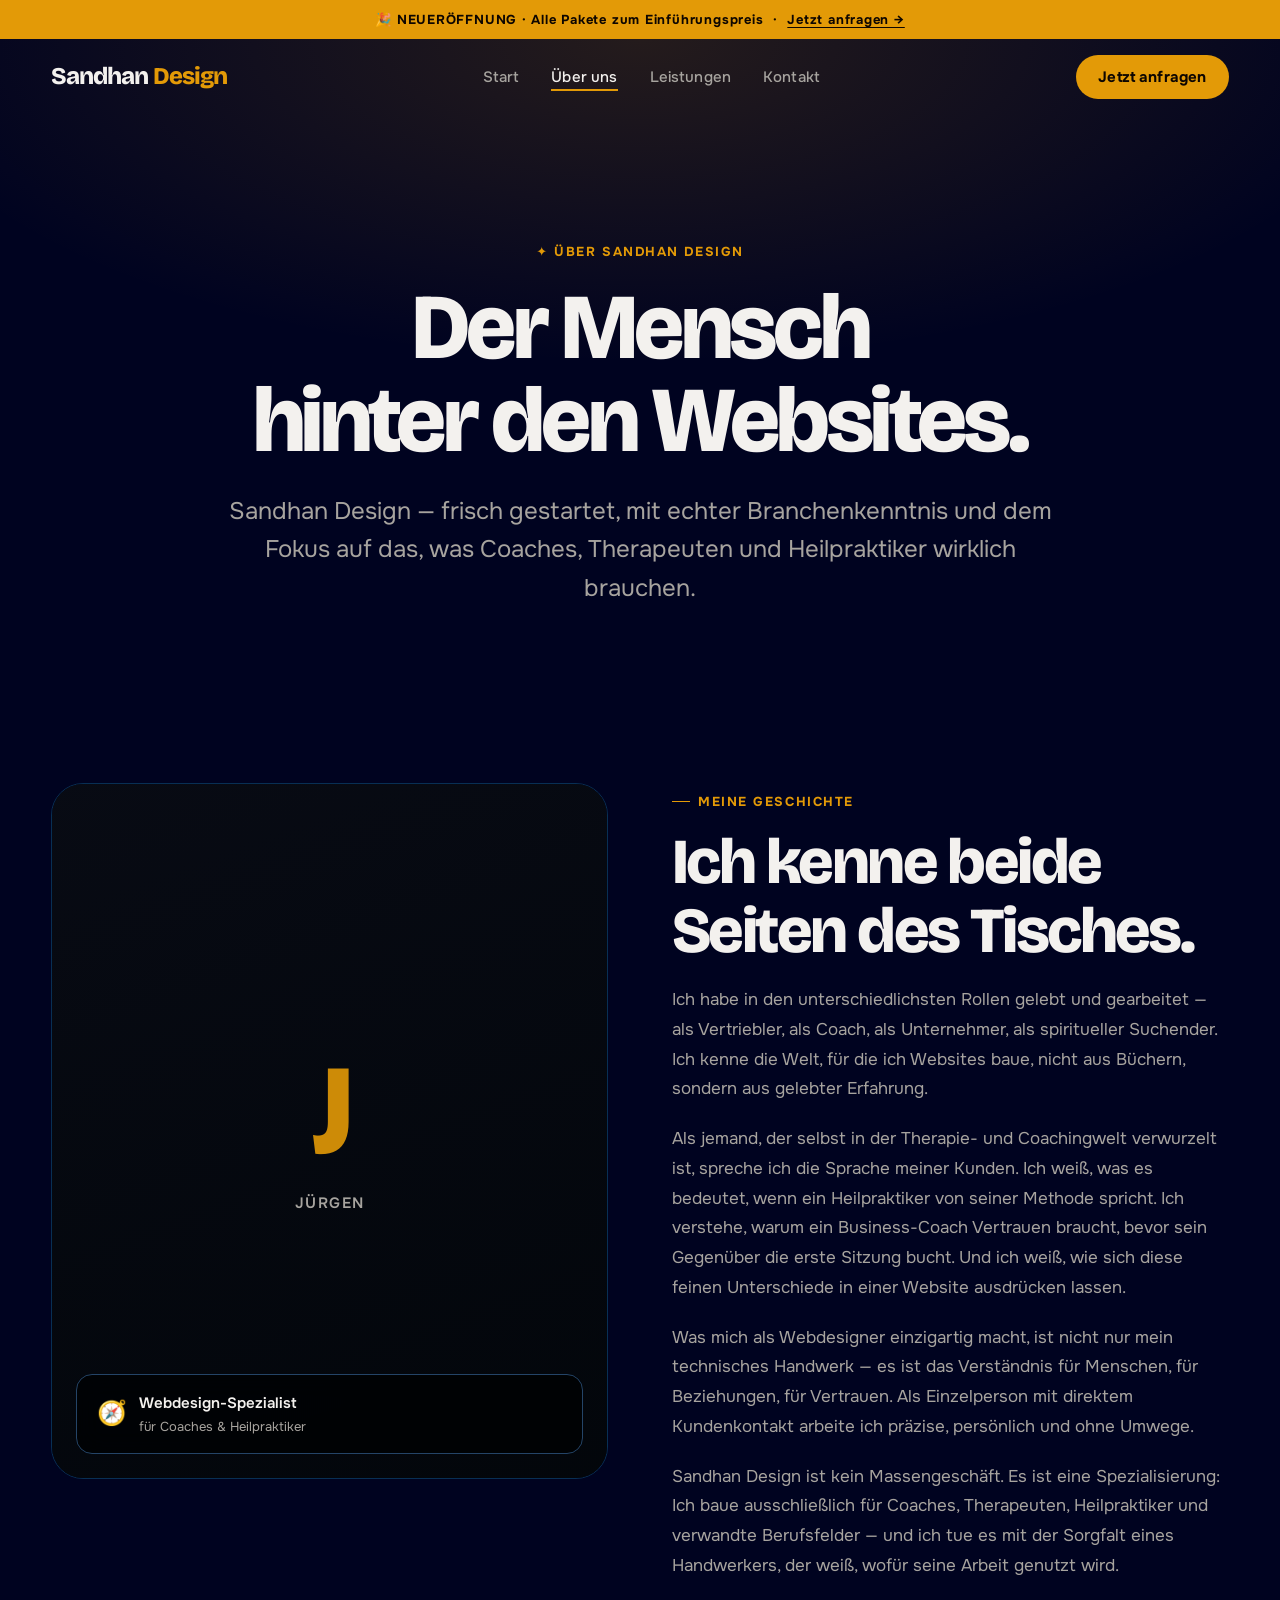
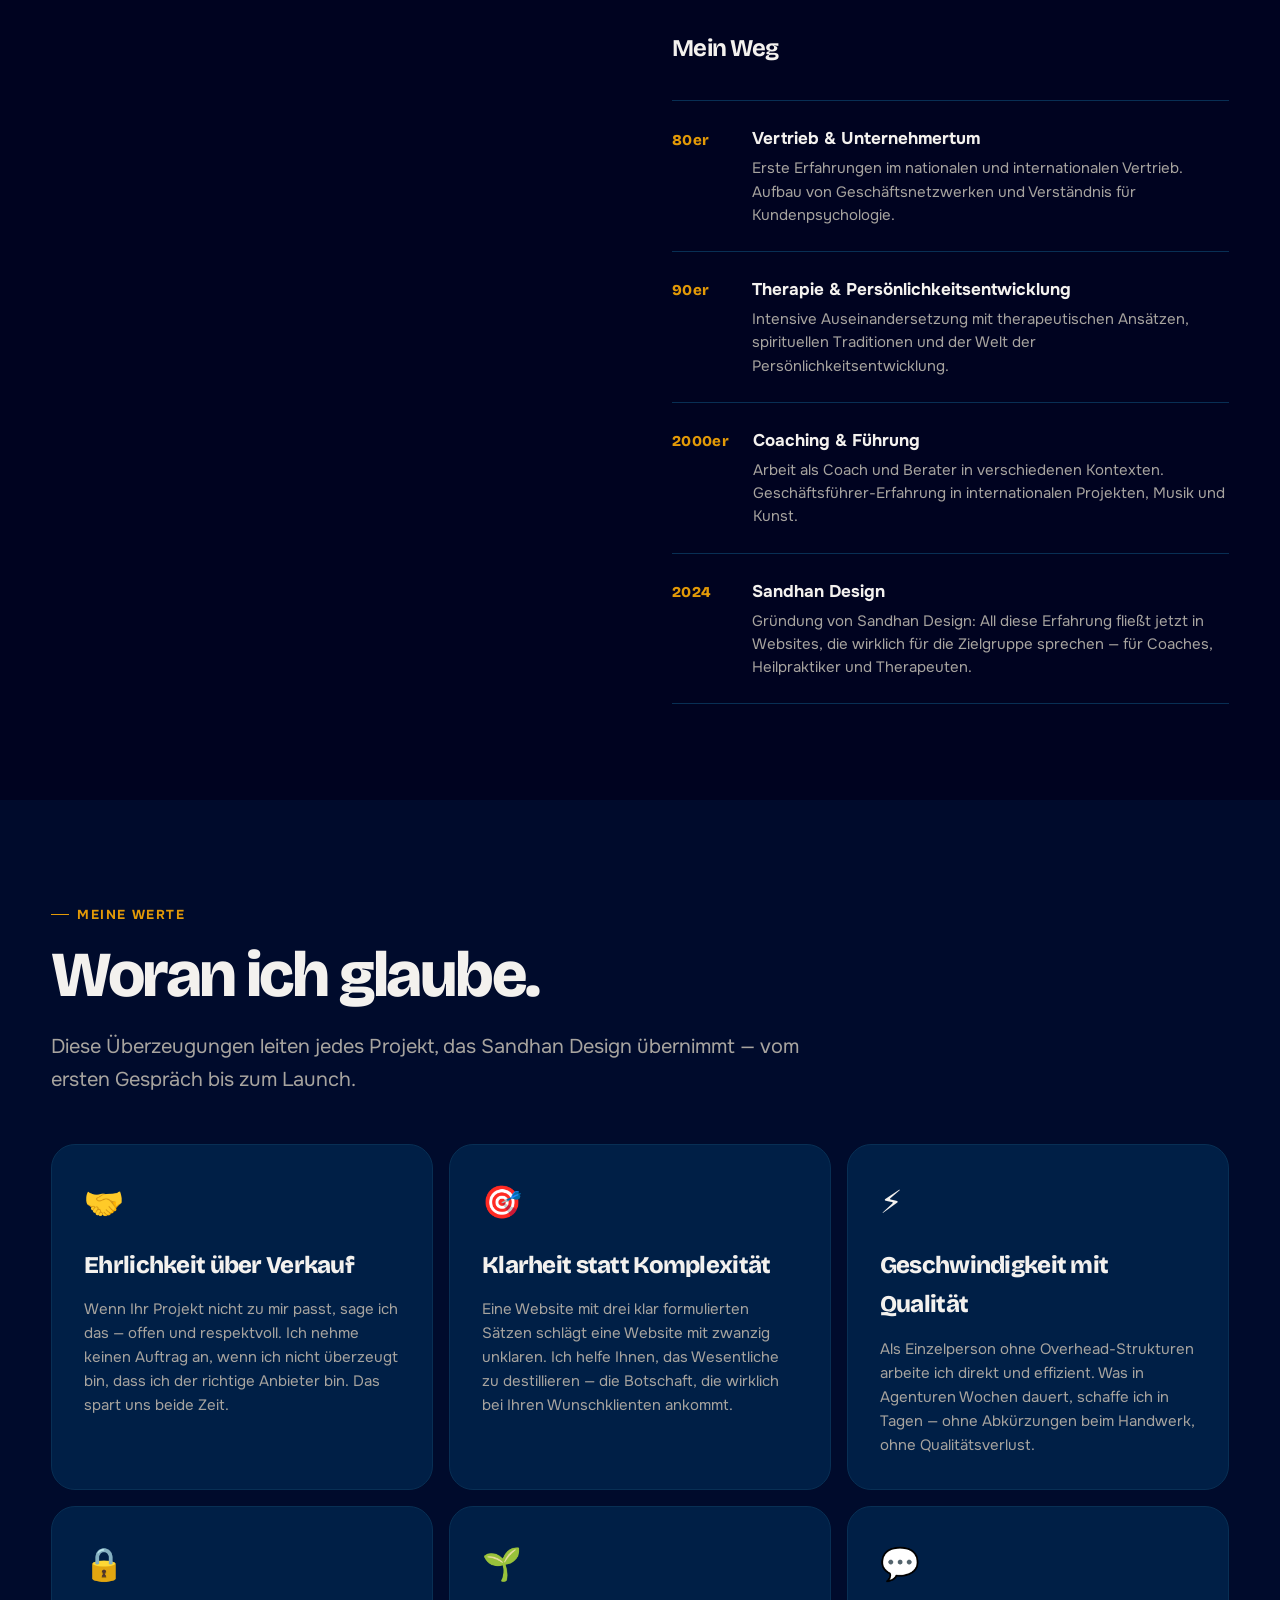
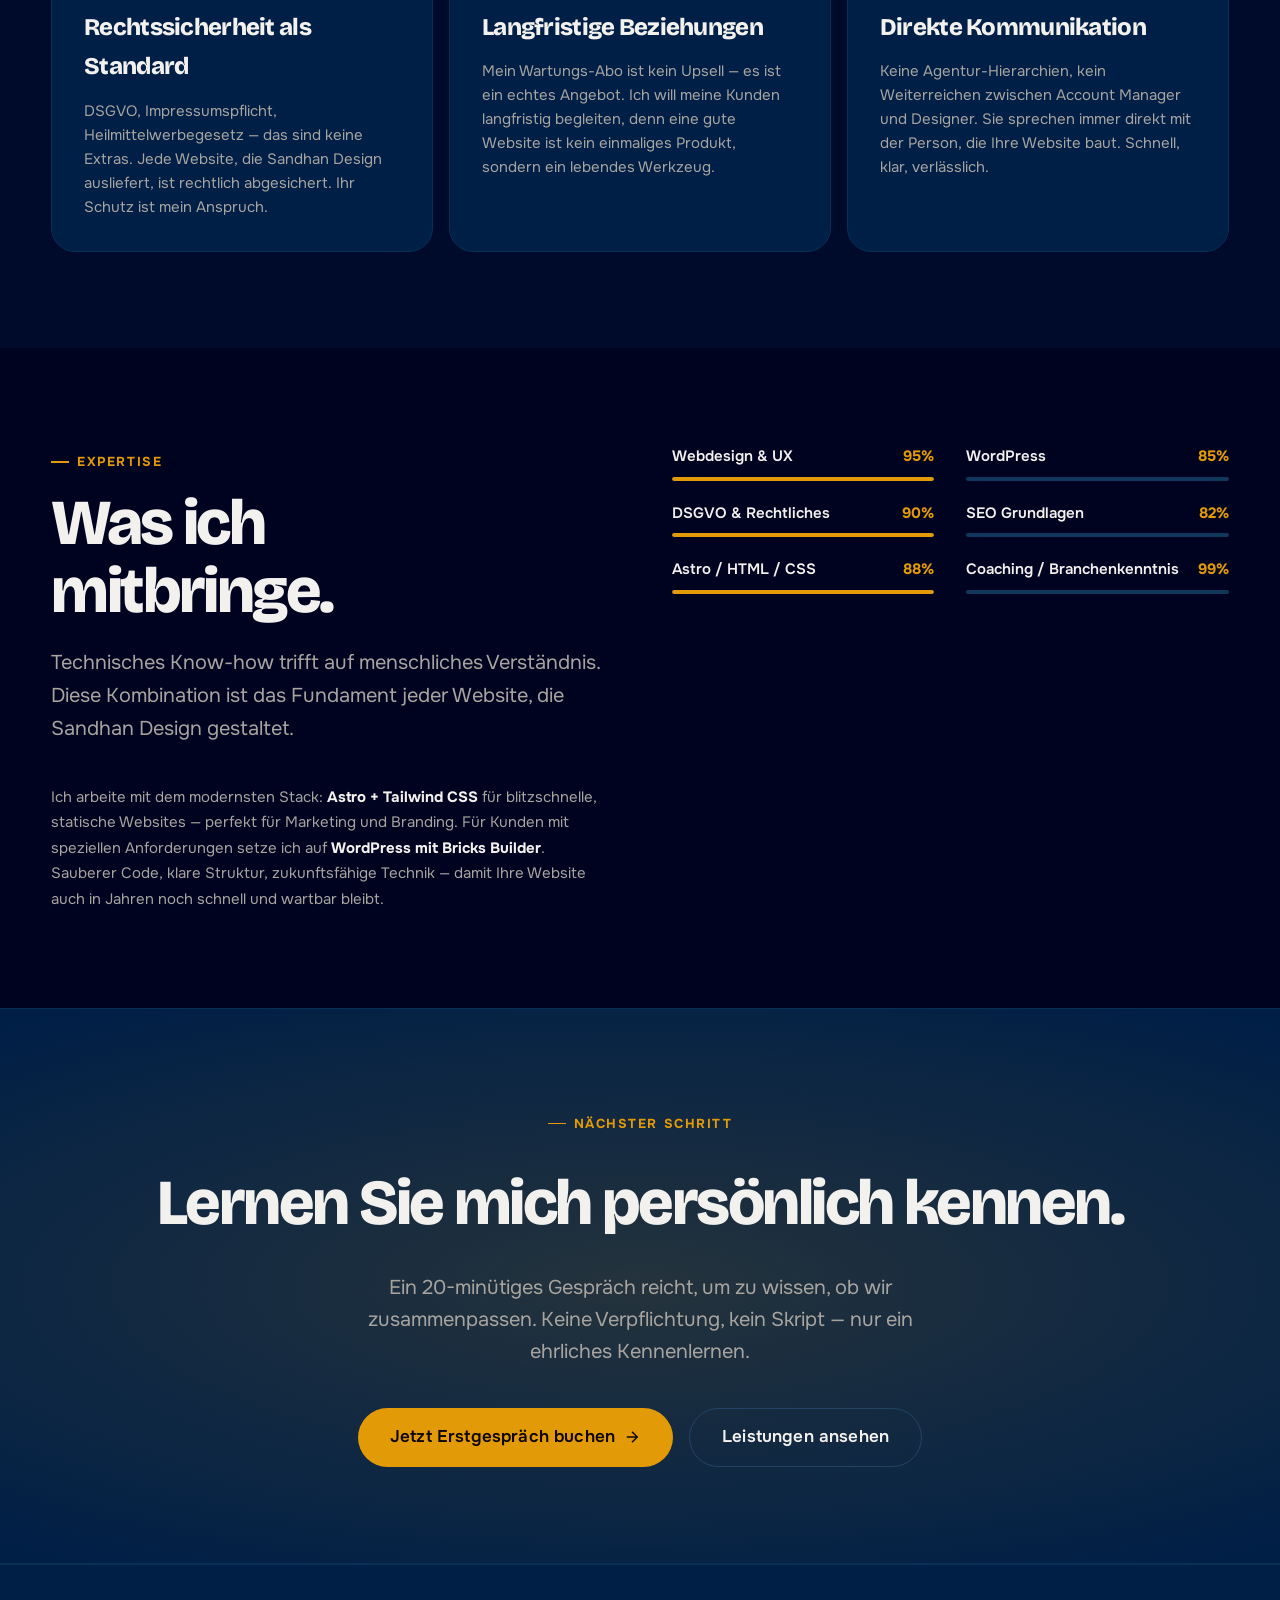
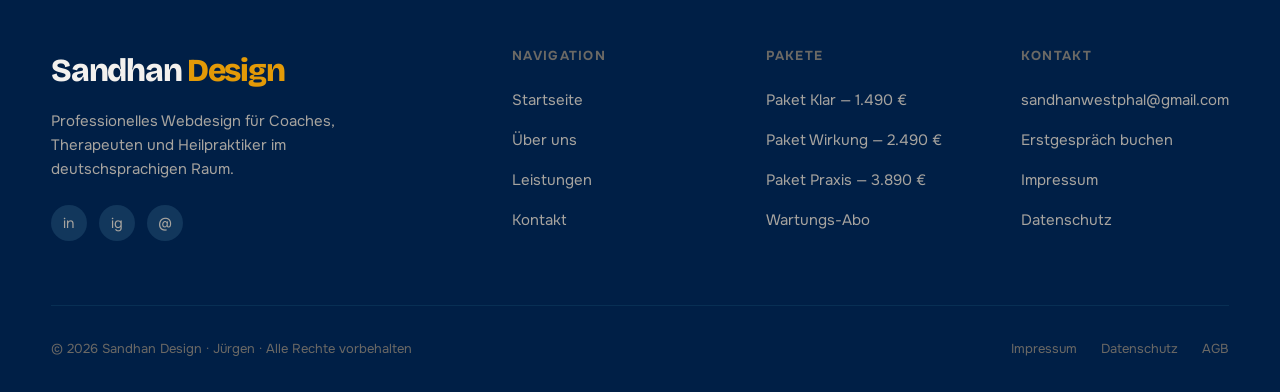
<file: ueber-uns.html>
<!DOCTYPE html>
<html lang="de">
<head>
  <meta charset="UTF-8" />
  <meta name="viewport" content="width=device-width, initial-scale=1.0" />
  <title>Über uns – Sandhan Design | Jürgen, Webdesigner für Coaches & Heilpraktiker</title>
  <meta name="description" content="Lernen Sie Jürgen kennen — den Webdesigner hinter Sandhan Design. Tiefe Branchenkenntnis aus Vertrieb, Therapie, Coaching und spiritueller Arbeit trifft auf modernstes Webdesign." />
  <meta name="robots" content="index, follow" />
  <link rel="canonical" href="https://sandhan-design.de/ueber-uns.html" />

  <meta property="og:type" content="website" />
  <meta property="og:title" content="Über Jürgen – Sandhan Design" />
  <meta property="og:description" content="40+ Jahre Erfahrung in Coaching, Therapie und Vertrieb. Jetzt als Webdesigner für Coaches und Heilpraktiker im Einsatz." />
  <meta property="og:url" content="https://sandhan-design.de/ueber-uns.html" />

  <script type="application/ld+json">
  {
    "@context": "https://schema.org",
    "@type": "Person",
    "name": "Jürgen",
    "jobTitle": "Webdesigner",
    "worksFor": { "@type": "LocalBusiness", "name": "Sandhan Design" },
    "knowsAbout": ["Webdesign", "Coaching", "Therapie", "DSGVO", "Heilpraktiker-Websites"],
    "url": "https://sandhan-design.de/ueber-uns.html"
  }
  </script>

  <link rel="stylesheet" href="styles.css" />
  <style>
    /* -------- About Styles -------- */
    .about-grid {
      display: grid; grid-template-columns: 1fr 1fr;
      gap: var(--s-16); align-items: start;
    }
    .about-photo {
      position: relative; border-radius: var(--radius-xl);
      overflow: hidden; aspect-ratio: 4/5;
      background: var(--c-s1); border: 1px solid var(--c-border-s);
    }
    .about-photo__inner {
      width: 100%; height: 100%;
      display: flex; align-items: center; justify-content: center;
      flex-direction: column; gap: var(--s-4);
      background: linear-gradient(160deg, oklch(0.15 0.02 270), oklch(0.12 0.015 248));
    }
    .about-photo__initial {
      font-family: var(--f-display); font-size: 8rem; font-weight: 800;
      color: var(--c-a); letter-spacing: -0.05em; line-height: 1;
      opacity: 0.9;
    }
    .about-photo__name {
      font-size: var(--t-sm); color: var(--c-t2); letter-spacing: 0.1em;
      text-transform: uppercase; font-weight: 600;
    }
    .about-photo__badge {
      position: absolute; bottom: var(--s-6); left: var(--s-6); right: var(--s-6);
      background: oklch(0.09 0.012 248 / 0.92); backdrop-filter: blur(12px);
      border: 1px solid var(--c-border); border-radius: var(--radius-md);
      padding: var(--s-4) var(--s-5);
      display: flex; gap: var(--s-3); align-items: center;
    }
    .about-photo__badge-text { font-size: var(--t-sm); font-weight: 600; }
    .about-photo__badge-text small { display: block; color: var(--c-t2); font-size: var(--t-xs); font-weight: 400; }

    .about-content {}
    .about-body { font-size: var(--t-base); color: var(--c-t2); line-height: 1.75; }
    .about-body p + p { margin-top: var(--s-5); }

    /* Timeline */
    .timeline { margin-top: var(--s-12); }
    .timeline-title {
      font-family: var(--f-display); font-size: var(--t-xl); font-weight: 700;
      letter-spacing: -0.03em; margin-bottom: var(--s-8);
      color: var(--c-t1);
    }
    .timeline-items { display: flex; flex-direction: column; gap: 0; }
    .timeline-item {
      display: flex; gap: var(--s-6); padding: var(--s-6) 0;
      border-top: 1px solid var(--c-border-s);
    }
    .timeline-item:last-child { border-bottom: 1px solid var(--c-border-s); }
    .timeline-item__year {
      font-family: var(--f-display); font-weight: 800;
      font-size: var(--t-sm); color: var(--c-a);
      letter-spacing: 0.02em; flex-shrink: 0; min-width: 56px;
      padding-top: 0.15rem;
    }
    .timeline-item__content {}
    .timeline-item__title { font-weight: 700; font-size: var(--t-base); margin-bottom: var(--s-1); }
    .timeline-item__desc { font-size: var(--t-sm); color: var(--c-t2); line-height: 1.55; }

    /* Values */
    .values-grid {
      display: grid; grid-template-columns: repeat(3, 1fr);
      gap: var(--s-4);
    }
    .value-card {
      background: var(--c-s1); border: 1px solid var(--c-border-s);
      border-radius: var(--radius-lg); padding: var(--s-8);
      transition: border-color var(--d-base), transform var(--d-base) var(--ease-quart);
    }
    .value-card:hover { border-color: var(--c-border); transform: translateY(-3px); }
    .value-card__icon { font-size: 2rem; margin-bottom: var(--s-4); }
    .value-card__title {
      font-family: var(--f-display); font-weight: 800;
      font-size: var(--t-xl); letter-spacing: -0.03em;
      margin-bottom: var(--s-3);
    }
    .value-card__desc { font-size: var(--t-sm); color: var(--c-t2); line-height: 1.6; }

    /* Skills */
    .skills-grid {
      display: grid; grid-template-columns: 1fr 1fr;
      gap: var(--s-8);
    }
    .skill-item { margin-bottom: var(--s-5); }
    .skill-header { display: flex; justify-content: space-between; margin-bottom: var(--s-2); }
    .skill-name { font-size: var(--t-sm); font-weight: 600; }
    .skill-pct { font-size: var(--t-sm); color: var(--c-a); font-weight: 700; }
    .skill-bar {
      height: 4px; background: var(--c-s2); border-radius: 2px; overflow: hidden;
    }
    .skill-bar__fill {
      height: 100%; background: var(--c-a); border-radius: 2px;
      transform-origin: left; transform: scaleX(0);
      transition: transform 1.2s var(--ease-expo);
    }
    .skill-bar__fill.animate { transform: scaleX(1); }

    @media (max-width: 900px) {
      .about-grid { grid-template-columns: 1fr; }
      .about-photo { max-height: 360px; aspect-ratio: auto; }
      .values-grid { grid-template-columns: 1fr 1fr; }
      .skills-grid { grid-template-columns: 1fr; }
    }
    @media (max-width: 600px) {
      .values-grid { grid-template-columns: 1fr; }
    }
  </style>
</head>
<body>

<!-- Eröffnungsbanner -->
<div style="background:var(--c-a); color:var(--c-a-text); text-align:center; padding:0.55rem 1rem; font-size:var(--t-xs); font-weight:700; letter-spacing:0.06em; position:relative; z-index:1001;">
  🎉 NEUERÖFFNUNG · Alle Pakete zum Einführungspreis &nbsp;·&nbsp; <a href="kontakt.html" style="color:var(--c-a-text); text-decoration:underline; text-underline-offset:3px;">Jetzt anfragen →</a>
</div>

<!-- Navigation -->
<nav class="nav" aria-label="Hauptnavigation" style="top:35px;">
  <div class="nav__inner">
    <a href="index.html" class="nav__logo">Sandhan <em>Design</em></a>
    <ul class="nav__links" role="list">
      <li><a href="index.html">Start</a></li>
      <li><a href="ueber-uns.html" class="active">Über uns</a></li>
      <li><a href="dienstleistungen.html">Leistungen</a></li>
      <li><a href="kontakt.html">Kontakt</a></li>
    </ul>
    <a href="kontakt.html" class="btn-nav">Jetzt anfragen</a>
    <button class="nav__hamburger" aria-label="Menü öffnen" aria-expanded="false">
      <span></span><span></span><span></span>
    </button>
  </div>
</nav>

<nav class="nav__mobile-panel" aria-label="Mobile Navigation">
  <a href="index.html">Start</a>
  <a href="ueber-uns.html">Über uns</a>
  <a href="dienstleistungen.html">Leistungen</a>
  <a href="kontakt.html">Kontakt</a>
  <a href="kontakt.html" class="btn-nav-mobile">Jetzt anfragen →</a>
</nav>

<!-- =========================================================
     PAGE HERO
     ========================================================= -->
<header class="page-hero" aria-labelledby="page-title">
  <div class="container">
    <div class="page-hero__eyebrow reveal">✦ Über Sandhan Design</div>
    <h1 class="page-hero__title reveal reveal-delay-1" id="page-title">
      Der Mensch<br/>hinter den Websites.
    </h1>
    <p class="page-hero__sub reveal reveal-delay-2">
      Sandhan Design — frisch gestartet, mit echter Branchenkenntnis und dem Fokus auf das, was Coaches, Therapeuten und Heilpraktiker wirklich brauchen.
    </p>
  </div>
</header>

<!-- =========================================================
     ABOUT MAIN
     ========================================================= -->
<section class="section" aria-labelledby="about-heading">
  <div class="container">
    <div class="about-grid">
      <div class="about-photo reveal">
        <div class="about-photo__inner">
          <div class="about-photo__initial">J</div>
          <div class="about-photo__name">Jürgen</div>
        </div>
        <div class="about-photo__badge">
          <span style="font-size:1.5rem">🧭</span>
          <div class="about-photo__badge-text">
            Webdesign-Spezialist
            <small>für Coaches & Heilpraktiker</small>
          </div>
        </div>
      </div>
      <div class="about-content">
        <div class="section-label reveal">Meine Geschichte</div>
        <h2 class="section-title reveal reveal-delay-1" id="about-heading">
          Ich kenne beide Seiten des Tisches.
        </h2>
        <div class="about-body reveal reveal-delay-2">
          <p>Ich habe in den unterschiedlichsten Rollen gelebt und gearbeitet — als Vertriebler, als Coach, als Unternehmer, als spiritueller Suchender. Ich kenne die Welt, für die ich Websites baue, nicht aus Büchern, sondern aus gelebter Erfahrung.</p>
          <p>Als jemand, der selbst in der Therapie- und Coachingwelt verwurzelt ist, spreche ich die Sprache meiner Kunden. Ich weiß, was es bedeutet, wenn ein Heilpraktiker von seiner Methode spricht. Ich verstehe, warum ein Business-Coach Vertrauen braucht, bevor sein Gegenüber die erste Sitzung bucht. Und ich weiß, wie sich diese feinen Unterschiede in einer Website ausdrücken lassen.</p>
          <p>Was mich als Webdesigner einzigartig macht, ist nicht nur mein technisches Handwerk — es ist das Verständnis für Menschen, für Beziehungen, für Vertrauen. Als Einzelperson mit direktem Kundenkontakt arbeite ich präzise, persönlich und ohne Umwege.</p>
          <p>Sandhan Design ist kein Massengeschäft. Es ist eine Spezialisierung: Ich baue ausschließlich für Coaches, Therapeuten, Heilpraktiker und verwandte Berufsfelder — und ich tue es mit der Sorgfalt eines Handwerkers, der weiß, wofür seine Arbeit genutzt wird.</p>
        </div>

        <div class="timeline reveal reveal-delay-3">
          <h3 class="timeline-title">Mein Weg</h3>
          <div class="timeline-items">
            <div class="timeline-item">
              <div class="timeline-item__year">80er</div>
              <div class="timeline-item__content">
                <div class="timeline-item__title">Vertrieb & Unternehmertum</div>
                <div class="timeline-item__desc">Erste Erfahrungen im nationalen und internationalen Vertrieb. Aufbau von Geschäftsnetzwerken und Verständnis für Kundenpsychologie.</div>
              </div>
            </div>
            <div class="timeline-item">
              <div class="timeline-item__year">90er</div>
              <div class="timeline-item__content">
                <div class="timeline-item__title">Therapie & Persönlichkeitsentwicklung</div>
                <div class="timeline-item__desc">Intensive Auseinandersetzung mit therapeutischen Ansätzen, spirituellen Traditionen und der Welt der Persönlichkeitsentwicklung.</div>
              </div>
            </div>
            <div class="timeline-item">
              <div class="timeline-item__year">2000er</div>
              <div class="timeline-item__content">
                <div class="timeline-item__title">Coaching & Führung</div>
                <div class="timeline-item__desc">Arbeit als Coach und Berater in verschiedenen Kontexten. Geschäftsführer-Erfahrung in internationalen Projekten, Musik und Kunst.</div>
              </div>
            </div>
            <div class="timeline-item">
              <div class="timeline-item__year">2024</div>
              <div class="timeline-item__content">
                <div class="timeline-item__title">Sandhan Design</div>
                <div class="timeline-item__desc">Gründung von Sandhan Design: All diese Erfahrung fließt jetzt in Websites, die wirklich für die Zielgruppe sprechen — für Coaches, Heilpraktiker und Therapeuten.</div>
              </div>
            </div>
          </div>
        </div>
      </div>
    </div>
  </div>
</section>

<!-- =========================================================
     VALUES
     ========================================================= -->
<section class="section section--alt" aria-labelledby="values-heading">
  <div class="container">
    <div class="section-label reveal">Meine Werte</div>
    <h2 class="section-title reveal reveal-delay-1" id="values-heading">Woran ich glaube.</h2>
    <p class="section-sub reveal reveal-delay-2" style="margin-bottom: var(--s-12);">
      Diese Überzeugungen leiten jedes Projekt, das Sandhan Design übernimmt — vom ersten Gespräch bis zum Launch.
    </p>
    <div class="values-grid">
      <div class="value-card reveal">
        <div class="value-card__icon">🤝</div>
        <h3 class="value-card__title">Ehrlichkeit über Verkauf</h3>
        <p class="value-card__desc">Wenn Ihr Projekt nicht zu mir passt, sage ich das — offen und respektvoll. Ich nehme keinen Auftrag an, wenn ich nicht überzeugt bin, dass ich der richtige Anbieter bin. Das spart uns beide Zeit.</p>
      </div>
      <div class="value-card reveal reveal-delay-1">
        <div class="value-card__icon">🎯</div>
        <h3 class="value-card__title">Klarheit statt Komplexität</h3>
        <p class="value-card__desc">Eine Website mit drei klar formulierten Sätzen schlägt eine Website mit zwanzig unklaren. Ich helfe Ihnen, das Wesentliche zu destillieren — die Botschaft, die wirklich bei Ihren Wunschklienten ankommt.</p>
      </div>
      <div class="value-card reveal reveal-delay-2">
        <div class="value-card__icon">⚡</div>
        <h3 class="value-card__title">Geschwindigkeit mit Qualität</h3>
        <p class="value-card__desc">Als Einzelperson ohne Overhead-Strukturen arbeite ich direkt und effizient. Was in Agenturen Wochen dauert, schaffe ich in Tagen — ohne Abkürzungen beim Handwerk, ohne Qualitätsverlust.</p>
      </div>
      <div class="value-card reveal reveal-delay-3">
        <div class="value-card__icon">🔒</div>
        <h3 class="value-card__title">Rechtssicherheit als Standard</h3>
        <p class="value-card__desc">DSGVO, Impressumspflicht, Heilmittelwerbegesetz — das sind keine Extras. Jede Website, die Sandhan Design ausliefert, ist rechtlich abgesichert. Ihr Schutz ist mein Anspruch.</p>
      </div>
      <div class="value-card reveal reveal-delay-4">
        <div class="value-card__icon">🌱</div>
        <h3 class="value-card__title">Langfristige Beziehungen</h3>
        <p class="value-card__desc">Mein Wartungs-Abo ist kein Upsell — es ist ein echtes Angebot. Ich will meine Kunden langfristig begleiten, denn eine gute Website ist kein einmaliges Produkt, sondern ein lebendes Werkzeug.</p>
      </div>
      <div class="value-card reveal reveal-delay-5">
        <div class="value-card__icon">💬</div>
        <h3 class="value-card__title">Direkte Kommunikation</h3>
        <p class="value-card__desc">Keine Agentur-Hierarchien, kein Weiterreichen zwischen Account Manager und Designer. Sie sprechen immer direkt mit der Person, die Ihre Website baut. Schnell, klar, verlässlich.</p>
      </div>
    </div>
  </div>
</section>

<!-- =========================================================
     SKILLS / EXPERTISE
     ========================================================= -->
<section class="section" aria-labelledby="skills-heading">
  <div class="container">
    <div style="display:grid; grid-template-columns: 1fr 1fr; gap: var(--s-16); align-items:start;">
      <div>
        <div class="section-label reveal">Expertise</div>
        <h2 class="section-title reveal reveal-delay-1" id="skills-heading">Was ich<br/>mitbringe.</h2>
        <p class="section-sub reveal reveal-delay-2">
          Technisches Know-how trifft auf menschliches Verständnis. Diese Kombination ist das Fundament jeder Website, die Sandhan Design gestaltet.
        </p>
        <div style="margin-top: var(--s-10);" class="reveal reveal-delay-3">
          <p style="font-size: var(--t-sm); color: var(--c-t2); line-height:1.7;">
            Ich arbeite mit dem modernsten Stack: <strong style="color:var(--c-t1)">Astro + Tailwind CSS</strong> für blitzschnelle, statische Websites — perfekt für Marketing und Branding. Für Kunden mit speziellen Anforderungen setze ich auf <strong style="color:var(--c-t1)">WordPress mit Bricks Builder</strong>. Sauberer Code, klare Struktur, zukunftsfähige Technik — damit Ihre Website auch in Jahren noch schnell und wartbar bleibt.
          </p>
        </div>
      </div>
      <div class="skills-grid">
        <div class="reveal">
          <div class="skill-item">
            <div class="skill-header">
              <span class="skill-name">Webdesign & UX</span>
              <span class="skill-pct">95%</span>
            </div>
            <div class="skill-bar"><div class="skill-bar__fill" style="--w:0.95" data-animate></div></div>
          </div>
          <div class="skill-item">
            <div class="skill-header">
              <span class="skill-name">DSGVO & Rechtliches</span>
              <span class="skill-pct">90%</span>
            </div>
            <div class="skill-bar"><div class="skill-bar__fill" style="--w:0.9" data-animate></div></div>
          </div>
          <div class="skill-item">
            <div class="skill-header">
              <span class="skill-name">Astro / HTML / CSS</span>
              <span class="skill-pct">88%</span>
            </div>
            <div class="skill-bar"><div class="skill-bar__fill" style="--w:0.88" data-animate></div></div>
          </div>
        </div>
        <div class="reveal reveal-delay-1">
          <div class="skill-item">
            <div class="skill-header">
              <span class="skill-name">WordPress</span>
              <span class="skill-pct">85%</span>
            </div>
            <div class="skill-bar"><div class="skill-bar__fill" style="--w:0.85" data-animate></div></div>
          </div>
          <div class="skill-item">
            <div class="skill-header">
              <span class="skill-name">SEO Grundlagen</span>
              <span class="skill-pct">82%</span>
            </div>
            <div class="skill-bar"><div class="skill-bar__fill" style="--w:0.82" data-animate></div></div>
          </div>
          <div class="skill-item">
            <div class="skill-header">
              <span class="skill-name">Coaching / Branchenkenntnis</span>
              <span class="skill-pct">99%</span>
            </div>
            <div class="skill-bar"><div class="skill-bar__fill" style="--w:0.99" data-animate></div></div>
          </div>
        </div>
      </div>
    </div>
  </div>
</section>

<!-- =========================================================
     CTA BANNER
     ========================================================= -->
<section class="cta-banner" aria-labelledby="cta-about-heading">
  <div class="container">
    <div class="section-label reveal" style="justify-content:center;">Nächster Schritt</div>
    <h2 class="cta-banner__title reveal reveal-delay-1" id="cta-about-heading">
      Lernen Sie mich persönlich kennen.
    </h2>
    <p class="cta-banner__sub reveal reveal-delay-2">
      Ein 20-minütiges Gespräch reicht, um zu wissen, ob wir zusammenpassen. Keine Verpflichtung, kein Skript — nur ein ehrliches Kennenlernen.
    </p>
    <div class="cta-banner__actions reveal reveal-delay-3">
      <a href="kontakt.html" class="btn btn--primary">
        Jetzt Erstgespräch buchen
        <svg viewBox="0 0 24 24" fill="none" stroke="currentColor" stroke-width="2" width="18" height="18"><path d="M5 12h14M12 5l7 7-7 7"/></svg>
      </a>
      <a href="dienstleistungen.html" class="btn btn--secondary">Leistungen ansehen</a>
    </div>
  </div>
</section>

<!-- Footer -->
<footer class="footer">
  <div class="container">
    <div class="footer__grid">
      <div>
        <div class="footer__logo">Sandhan <em>Design</em></div>
        <p class="footer__tagline">Professionelles Webdesign für Coaches, Therapeuten und Heilpraktiker im deutschsprachigen Raum.</p>
        <div class="footer__socials">
          <a href="#" aria-label="LinkedIn">in</a>
          <a href="#" aria-label="Instagram">ig</a>
          <a href="mailto:sandhanwestphal@gmail.com" aria-label="E-Mail">@</a>
        </div>
      </div>
      <div>
        <div class="footer__col-title">Navigation</div>
        <ul class="footer__links">
          <li><a href="index.html">Startseite</a></li>
          <li><a href="ueber-uns.html">Über uns</a></li>
          <li><a href="dienstleistungen.html">Leistungen</a></li>
          <li><a href="kontakt.html">Kontakt</a></li>
        </ul>
      </div>
      <div>
        <div class="footer__col-title">Pakete</div>
        <ul class="footer__links">
          <li><a href="dienstleistungen.html#klar">Paket Klar — 1.490 €</a></li>
          <li><a href="dienstleistungen.html#wirkung">Paket Wirkung — 2.490 €</a></li>
          <li><a href="dienstleistungen.html#praxis">Paket Praxis — 3.890 €</a></li>
          <li><a href="dienstleistungen.html#wartung">Wartungs-Abo</a></li>
        </ul>
      </div>
      <div>
        <div class="footer__col-title">Kontakt</div>
        <ul class="footer__links">
          <li><a href="mailto:sandhanwestphal@gmail.com">sandhanwestphal@gmail.com</a></li>
          <li><a href="kontakt.html">Erstgespräch buchen</a></li>
          <li><a href="#">Impressum</a></li>
          <li><a href="#">Datenschutz</a></li>
        </ul>
      </div>
    </div>
    <div class="footer__bottom">
      <p class="footer__copy">© 2026 Sandhan Design · Jürgen · Alle Rechte vorbehalten</p>
      <nav class="footer__legal">
        <a href="#">Impressum</a>
        <a href="#">Datenschutz</a>
        <a href="#">AGB</a>
      </nav>
    </div>
  </div>
</footer>

<script src="main.js" defer></script>
<script>
  // Skill bar animation
  const fills = document.querySelectorAll('.skill-bar__fill[data-animate]');
  const obs = new IntersectionObserver(entries => {
    entries.forEach(e => {
      if (e.isIntersecting) {
        e.target.style.transform = 'scaleX(1)';
        obs.unobserve(e.target);
      }
    });
  }, { threshold: 0.5 });
  fills.forEach(f => obs.observe(f));
</script>
</body>
</html>
</file>
<file: styles.css>
/* ============================================================
   SANDHAN DESIGN — Global Stylesheet
   Version: 1.0.0 | Dark Mode · OKLCH Colors · 12-col Grid
   ============================================================ */

@import url('https://fonts.googleapis.com/css2?family=Bricolage+Grotesque:opsz,wght@12..96,300;12..96,400;12..96,500;12..96,700;12..96,800&family=Onest:wght@300;400;500;600;700&display=swap');

/* -------- Design Tokens -------- */
:root {
  /* 60%: Dunkelblaue Oberflächen */
  --c-bg:        oklch(0.12 0.072 252);
  --c-bg-alt:    oklch(0.16 0.076 252);
  --c-s1:        oklch(0.24 0.086 252);
  --c-s2:        oklch(0.33 0.078 252);
  --c-s3:        oklch(0.43 0.065 252);

  /* 30%: Text & borders */
  --c-t1:        oklch(0.96 0.005 80);
  --c-t2:        oklch(0.72 0.008 80);
  --c-t3:        oklch(0.52 0.006 80);
  --c-border:    oklch(0.38 0.072 252);
  --c-border-s:  oklch(0.30 0.080 252);

  /* 10%: Ocker-Akzent */
  --c-a:         oklch(0.74 0.155 75);
  --c-a2:        oklch(0.79 0.135 75);
  --c-a-dim:     oklch(0.74 0.155 75 / 0.16);
  --c-a-glow:    oklch(0.74 0.155 75 / 0.34);
  --c-a-text:    oklch(0.13 0.030 75);

  /* Typography */
  --f-display: 'Bricolage Grotesque', system-ui, sans-serif;
  --f-body:    'Onest', system-ui, sans-serif;

  /* Fluid type scale */
  --t-xs:   clamp(0.70rem, 1.4vw, 0.8125rem);
  --t-sm:   clamp(0.82rem, 1.8vw,  0.9375rem);
  --t-base: clamp(0.94rem, 2.0vw,  1.0625rem);
  --t-lg:   clamp(1.06rem, 2.5vw,  1.25rem);
  --t-xl:   clamp(1.25rem, 3.0vw,  1.5rem);
  --t-2xl:  clamp(1.5rem,  4.0vw,  2.0rem);
  --t-3xl:  clamp(2.0rem,  5.0vw,  3.0rem);
  --t-4xl:  clamp(2.5rem,  6.0vw,  4.0rem);
  --t-5xl:  clamp(3.2rem,  8.0vw,  5.8rem);

  /* 4-pt spacing scale */
  --s-1:  0.25rem;
  --s-2:  0.5rem;
  --s-3:  0.75rem;
  --s-4:  1rem;
  --s-5:  1.25rem;
  --s-6:  1.5rem;
  --s-8:  2rem;
  --s-10: 2.5rem;
  --s-12: 3rem;
  --s-16: 4rem;
  --s-20: 5rem;
  --s-24: 6rem;
  --s-32: 8rem;

  /* Easing */
  --ease-expo:  cubic-bezier(0.16, 1, 0.3, 1);
  --ease-quart: cubic-bezier(0.25, 1, 0.5, 1);
  --ease-in:    cubic-bezier(0.4, 0, 1, 1);

  /* Durations */
  --d-fast:   150ms;
  --d-base:   300ms;
  --d-slow:   600ms;
  --d-slower: 900ms;

  /* Layout */
  --container: min(92%, 1280px);
  --radius-sm: 0.5rem;
  --radius-md: 1rem;
  --radius-lg: 1.5rem;
  --radius-xl: 2rem;
}

/* -------- Reset -------- */
*, *::before, *::after { box-sizing: border-box; margin: 0; padding: 0; }
html { scroll-behavior: smooth; -webkit-text-size-adjust: 100%; }
body {
  font-family: var(--f-body);
  font-size: var(--t-base);
  line-height: 1.65;
  color: var(--c-t1);
  background: var(--c-bg);
  overflow-x: hidden;
  -webkit-font-smoothing: antialiased;
  -moz-osx-font-smoothing: grayscale;
}
img, video, svg { max-width: 100%; display: block; }
a { color: inherit; text-decoration: none; }
button { cursor: pointer; border: none; background: none; font-family: inherit; }
ul, ol { list-style: none; }
input, textarea, select { font-family: inherit; }

/* -------- Layout Utilities -------- */
.container { width: var(--container); margin-inline: auto; }

/* -------- Navigation -------- */
.nav {
  position: fixed; top: 0; left: 0; right: 0; z-index: 1000;
  padding: var(--s-5) 0;
  transition: background var(--d-base) var(--ease-quart),
              padding var(--d-base) var(--ease-quart),
              border-color var(--d-base);
  border-bottom: 1px solid transparent;
}
.nav.scrolled {
  background: oklch(0.13 0.072 252 / 0.90);
  backdrop-filter: blur(24px);
  -webkit-backdrop-filter: blur(24px);
  padding: var(--s-3) 0;
  border-color: var(--c-border-s);
}
.nav__inner {
  display: flex; align-items: center; justify-content: space-between;
  width: var(--container); margin-inline: auto;
}
.nav__logo {
  font-family: var(--f-display); font-weight: 800;
  font-size: var(--t-xl); color: var(--c-t1);
  letter-spacing: -0.04em;
}
.nav__logo em { font-style: normal; color: var(--c-a); }
.nav__links {
  display: flex; align-items: center; gap: var(--s-8);
}
.nav__links a {
  font-size: var(--t-sm); font-weight: 500;
  color: var(--c-t2); letter-spacing: 0.01em;
  transition: color var(--d-fast);
  position: relative;
}
.nav__links a::after {
  content: ''; position: absolute; bottom: -4px; left: 0; right: 0;
  height: 1.5px; background: var(--c-a);
  transform: scaleX(0); transform-origin: left;
  transition: transform var(--d-base) var(--ease-quart);
}
.nav__links a:hover { color: var(--c-t1); }
.nav__links a:hover::after, .nav__links a.active::after { transform: scaleX(1); }
.nav__links a.active { color: var(--c-t1); }

.btn-nav {
  display: inline-flex; align-items: center; gap: var(--s-2);
  padding: 0.6rem 1.4rem;
  background: var(--c-a); color: var(--c-a-text);
  font-weight: 700; font-size: var(--t-sm);
  border-radius: 100px; letter-spacing: 0.01em;
  transition: background var(--d-fast), transform var(--d-fast), box-shadow var(--d-fast);
}
.btn-nav:hover {
  background: var(--c-a2);
  transform: translateY(-1px);
  box-shadow: 0 6px 20px var(--c-a-glow);
}

.nav__hamburger {
  display: none; flex-direction: column; gap: 5px;
  padding: var(--s-2); background: none;
}
.nav__hamburger span {
  display: block; width: 22px; height: 2px;
  background: var(--c-t1); border-radius: 2px;
  transition: transform var(--d-base) var(--ease-expo), opacity var(--d-base);
}
.nav__hamburger.active span:nth-child(1) { transform: translateY(7px) rotate(45deg); }
.nav__hamburger.active span:nth-child(2) { opacity: 0; transform: scaleX(0); }
.nav__hamburger.active span:nth-child(3) { transform: translateY(-7px) rotate(-45deg); }

.nav__mobile-panel {
  display: none; position: fixed; inset: 0; z-index: 999;
  background: var(--c-bg);
  flex-direction: column; justify-content: center;
  padding: var(--s-24) var(--s-8);
  gap: var(--s-6);
}
.nav__mobile-panel.open { display: flex; }
.nav__mobile-panel a {
  font-family: var(--f-display); font-size: var(--t-4xl); font-weight: 800;
  color: var(--c-t1); letter-spacing: -0.04em;
  transition: color var(--d-fast);
}
.nav__mobile-panel a:hover { color: var(--c-a); }
.nav__mobile-panel .btn-nav-mobile {
  display: inline-flex; align-items: center;
  margin-top: var(--s-8); padding: 1rem 2rem;
  background: var(--c-a); color: var(--c-a-text);
  font-family: var(--f-display); font-size: var(--t-xl);
  font-weight: 700; border-radius: 100px;
  width: fit-content;
}

/* -------- Buttons -------- */
.btn {
  display: inline-flex; align-items: center; gap: var(--s-2);
  padding: 0.9rem 2rem; border-radius: 100px;
  font-weight: 600; font-size: var(--t-base);
  letter-spacing: 0.01em;
  transition: all var(--d-base) var(--ease-quart);
  white-space: nowrap;
}
.btn--primary {
  background: var(--c-a); color: var(--c-a-text);
}
.btn--primary:hover {
  background: var(--c-a2); transform: translateY(-2px);
  box-shadow: 0 10px 32px var(--c-a-glow);
}
.btn--secondary {
  background: transparent; color: var(--c-t1);
  border: 1.5px solid var(--c-border);
}
.btn--secondary:hover {
  border-color: var(--c-a); color: var(--c-a);
  transform: translateY(-2px);
}
.btn--ghost { background: var(--c-s2); color: var(--c-t1); }
.btn--ghost:hover { background: var(--c-s3); transform: translateY(-1px); }

.btn svg { width: 18px; height: 18px; flex-shrink: 0; }

/* -------- Section Utilities -------- */
.section { padding: var(--s-24) 0; }
.section--alt { background: var(--c-bg-alt); }
.section--surface { background: var(--c-s1); }

.section-label {
  display: inline-flex; align-items: center; gap: var(--s-2);
  font-size: var(--t-xs); font-weight: 700;
  letter-spacing: 0.12em; text-transform: uppercase;
  color: var(--c-a); margin-bottom: var(--s-4);
}
.section-label::before {
  content: ''; width: 18px; height: 1.5px; background: var(--c-a); flex-shrink: 0;
}
.section-title {
  font-family: var(--f-display); font-weight: 800;
  font-size: var(--t-4xl); line-height: 1.07;
  letter-spacing: -0.04em; color: var(--c-t1);
  margin-bottom: var(--s-5);
}
.section-sub {
  font-size: var(--t-lg); color: var(--c-t2);
  max-width: 58ch; line-height: 1.65;
}

/* -------- Scroll Reveal -------- */
.reveal {
  opacity: 0; transform: translateY(36px);
  transition: opacity var(--d-slower) var(--ease-expo),
              transform var(--d-slower) var(--ease-expo);
}
.reveal.visible { opacity: 1; transform: translateY(0); }
.reveal-delay-1 { transition-delay: 80ms; }
.reveal-delay-2 { transition-delay: 160ms; }
.reveal-delay-3 { transition-delay: 240ms; }
.reveal-delay-4 { transition-delay: 320ms; }
.reveal-delay-5 { transition-delay: 420ms; }
.reveal-delay-6 { transition-delay: 520ms; }

/* -------- Footer -------- */
.footer {
  background: var(--c-s1);
  border-top: 1px solid var(--c-border-s);
  padding: var(--s-20) 0 var(--s-8);
}
.footer__grid {
  display: grid;
  grid-template-columns: 2fr 1fr 1fr 1fr;
  gap: var(--s-12);
  margin-bottom: var(--s-16);
}
.footer__logo {
  font-family: var(--f-display); font-weight: 800;
  font-size: var(--t-2xl); letter-spacing: -0.04em;
  margin-bottom: var(--s-3);
}
.footer__logo em { font-style: normal; color: var(--c-a); }
.footer__tagline { color: var(--c-t2); font-size: var(--t-sm); max-width: 32ch; line-height: 1.6; margin-bottom: var(--s-6); }
.footer__socials { display: flex; gap: var(--s-3); }
.footer__socials a {
  display: flex; align-items: center; justify-content: center;
  width: 36px; height: 36px;
  background: var(--c-s2); border-radius: 50%;
  color: var(--c-t2); font-size: 0.9rem;
  transition: background var(--d-fast), color var(--d-fast);
}
.footer__socials a:hover { background: var(--c-a-dim); color: var(--c-a); }
.footer__col-title {
  font-size: var(--t-xs); font-weight: 700;
  letter-spacing: 0.1em; text-transform: uppercase;
  color: var(--c-t3); margin-bottom: var(--s-5);
}
.footer__links { display: flex; flex-direction: column; gap: var(--s-3); }
.footer__links a { font-size: var(--t-sm); color: var(--c-t2); transition: color var(--d-fast); }
.footer__links a:hover { color: var(--c-a); }
.footer__bottom {
  display: flex; align-items: center; justify-content: space-between;
  padding-top: var(--s-8); border-top: 1px solid var(--c-border-s);
}
.footer__copy { font-size: var(--t-xs); color: var(--c-t3); }
.footer__legal { display: flex; gap: var(--s-6); }
.footer__legal a { font-size: var(--t-xs); color: var(--c-t3); transition: color var(--d-fast); }
.footer__legal a:hover { color: var(--c-a); }

/* -------- Page Hero (inner pages) -------- */
.page-hero {
  padding: calc(var(--s-32) + 70px) 0 var(--s-20);
  text-align: center;
  position: relative; overflow: hidden;
}
.page-hero::before {
  content: ''; position: absolute; inset: 0;
  background: radial-gradient(ellipse 60% 50% at 50% 0%, var(--c-a-dim), transparent);
  pointer-events: none;
}
.page-hero__eyebrow {
  display: inline-flex; align-items: center; gap: var(--s-2);
  font-size: var(--t-xs); font-weight: 700;
  letter-spacing: 0.12em; text-transform: uppercase;
  color: var(--c-a); margin-bottom: var(--s-5);
}
.page-hero__title {
  font-family: var(--f-display); font-weight: 800;
  font-size: var(--t-5xl); line-height: 1.0;
  letter-spacing: -0.04em; color: var(--c-t1);
  margin-bottom: var(--s-6);
}
.page-hero__sub {
  font-size: var(--t-xl); color: var(--c-t2);
  max-width: 52ch; margin-inline: auto; line-height: 1.6;
}

/* -------- Tag Chip -------- */
.tag {
  display: inline-flex; align-items: center;
  padding: 0.3rem 0.8rem;
  background: var(--c-a-dim); color: var(--c-a);
  font-size: var(--t-xs); font-weight: 700;
  border-radius: 100px; letter-spacing: 0.06em; text-transform: uppercase;
}

/* -------- Divider -------- */
.divider {
  width: 100%; height: 1px;
  background: var(--c-border-s); margin: var(--s-4) 0;
}

/* -------- CTA Banner -------- */
.cta-banner {
  padding: var(--s-24) 0;
  background: radial-gradient(ellipse 80% 60% at 50% 50%, var(--c-a-dim), transparent),
              var(--c-s1);
  border-top: 1px solid var(--c-border-s);
  border-bottom: 1px solid var(--c-border-s);
  text-align: center;
}
.cta-banner__title {
  font-family: var(--f-display); font-weight: 800;
  font-size: var(--t-4xl); letter-spacing: -0.04em;
  margin-bottom: var(--s-4);
}
.cta-banner__sub {
  font-size: var(--t-lg); color: var(--c-t2);
  max-width: 48ch; margin-inline: auto; margin-bottom: var(--s-10);
  line-height: 1.6;
}
.cta-banner__actions { display: flex; gap: var(--s-4); justify-content: center; flex-wrap: wrap; }

/* -------- Responsive -------- */
@media (max-width: 1024px) {
  .footer__grid { grid-template-columns: 1fr 1fr; }
}

@media (max-width: 768px) {
  .nav__links, .btn-nav { display: none; }
  .nav__hamburger { display: flex; }
  .footer__grid { grid-template-columns: 1fr; gap: var(--s-8); }
  .footer__bottom { flex-direction: column; gap: var(--s-4); text-align: center; }
  .footer__legal { justify-content: center; }
  .btn { padding: 0.8rem 1.6rem; font-size: var(--t-sm); }
}

@media (prefers-reduced-motion: reduce) {
  *, *::before, *::after {
    animation-duration: 0.01ms !important;
    transition-duration: 0.01ms !important;
  }
  .reveal { opacity: 1 !important; transform: none !important; }
}
</file>
